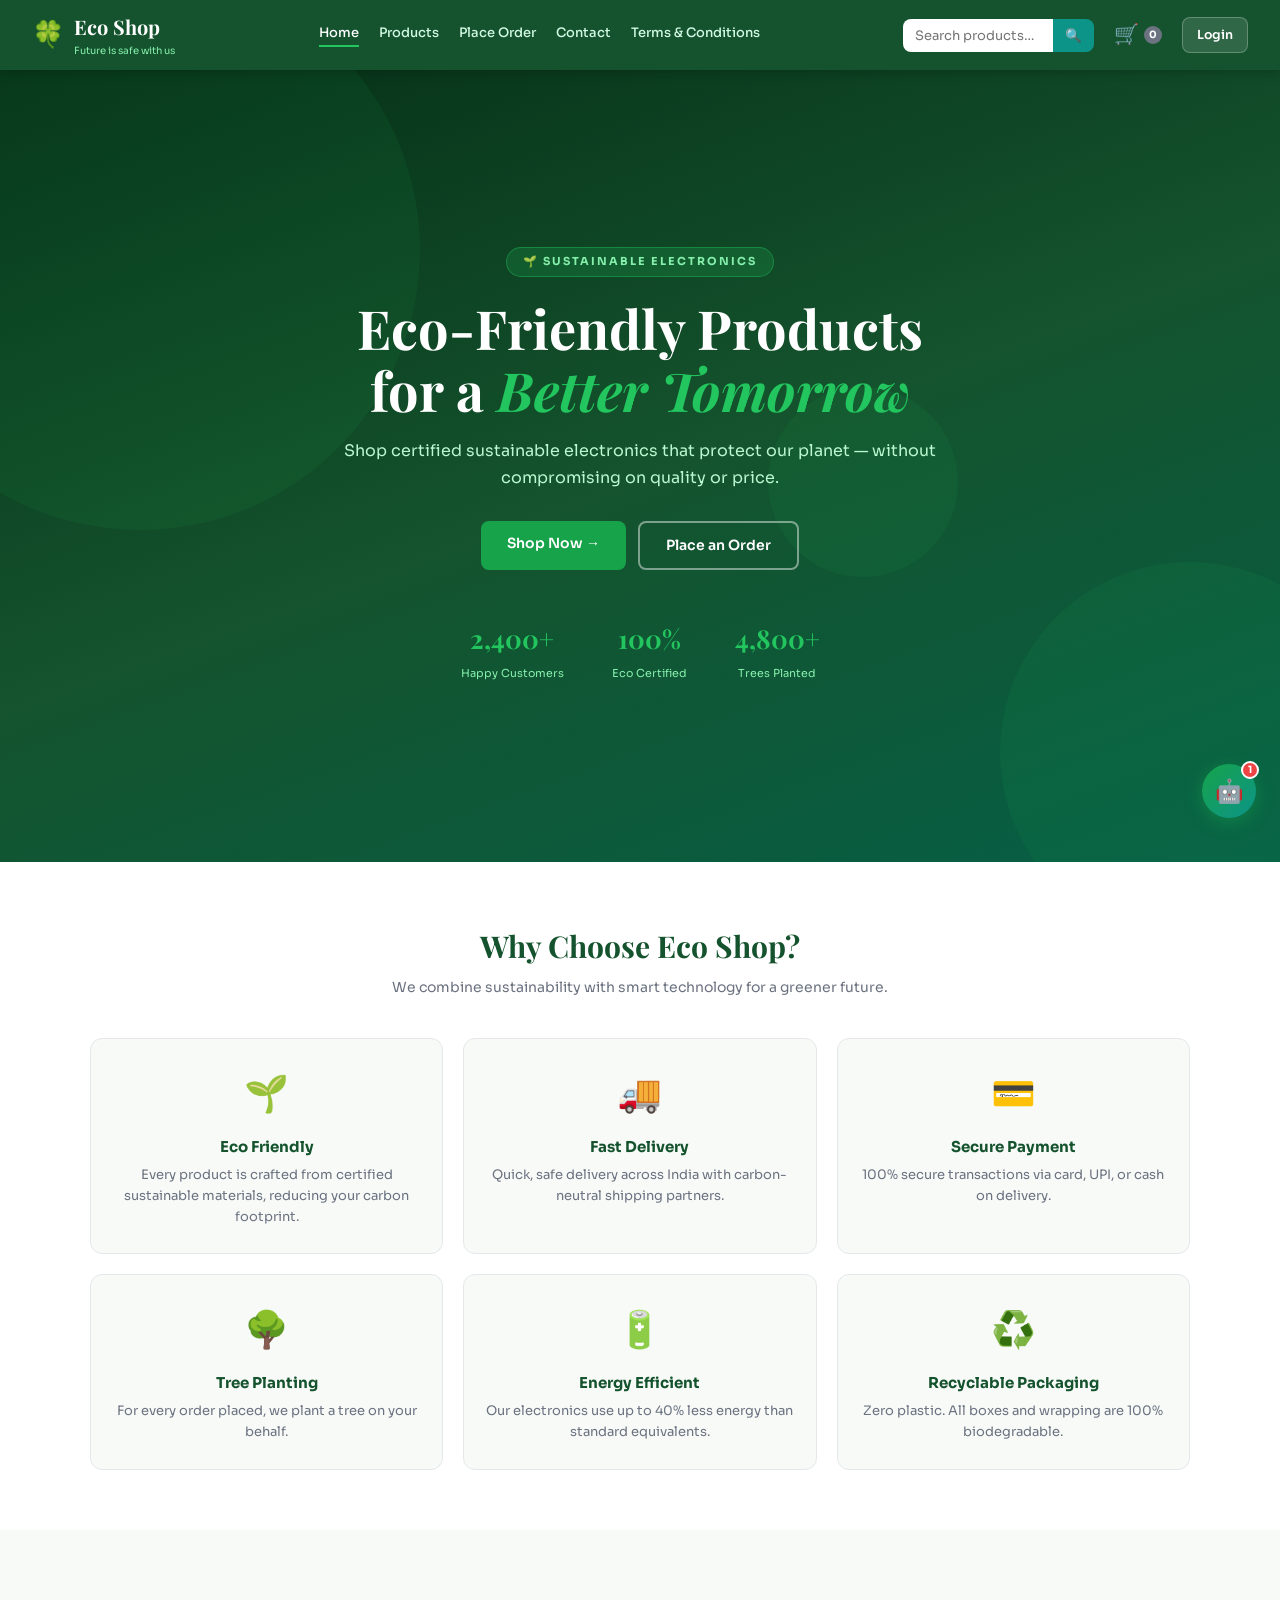
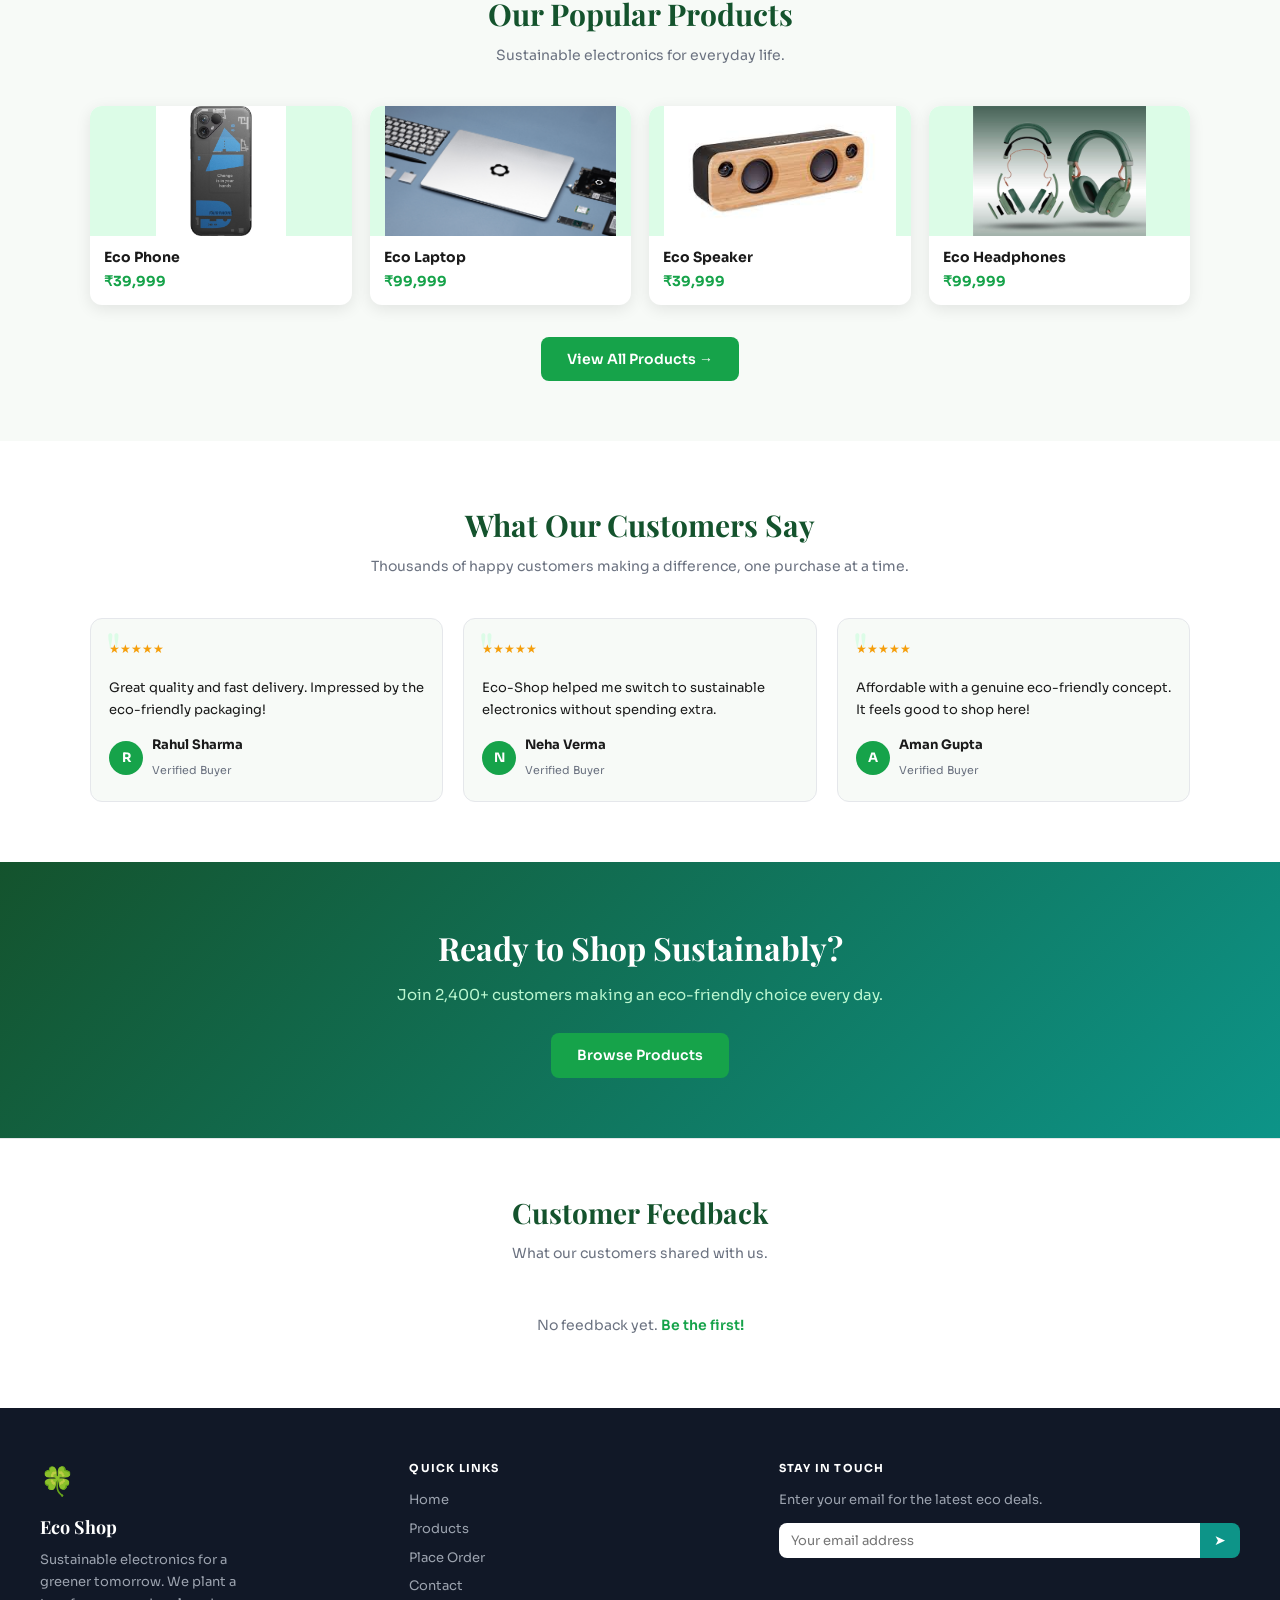
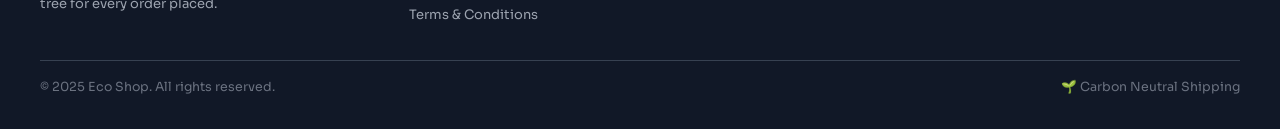
<file: index.html>
<!DOCTYPE html>
<html lang="en">
<head>
  <meta charset="UTF-8">
  <meta name="viewport" content="width=device-width, initial-scale=1.0">
  <meta name="description" content="Eco Shop — certified sustainable electronics. Eco-friendly phones, laptops, speakers and headphones. We plant a tree for every order.">
  <title>Eco Shop | Home</title>
  <link rel="stylesheet" href="style.css">
</head>
<body>

<header>
  <div class="header-container">
    <a href="index.html" class="logo">
      <span class="logo-icon">🍀</span>
      <div><h2>Eco Shop</h2><p>Future is safe with us</p></div>
    </a>
    <nav class="nav-menu" id="nav-menu">
      <a href="index.html">Home</a>
      <a href="products.html">Products</a>
      <a href="order.html">Place Order</a>
      <a href="contact.html">Contact</a>
      <a href="terms.html">Terms &amp; Conditions</a>
    </nav>
    <div class="header-right">
      <div class="search-box">
        <input type="text" id="header-search" placeholder="Search products…">
        <button id="header-search-btn">🔍</button>
      </div>
      <a href="order.html" class="cart-icon-btn" id="cart-icon-link" title="View cart">
        🛒 <span class="cart-badge" id="cart-badge">0</span>
      </a>
      <a href="login.html" class="header-login-btn" id="account-btn">Login</a>
      <button class="hamburger" id="hamburger" aria-label="Toggle menu">
        <span></span><span></span><span></span>
      </button>
    </div>
  </div>
</header>

<main>

  <section class="hero">
    <div class="hero-bg-shapes"><span></span><span></span><span></span></div>
    <div class="hero-content">
      <div class="hero-badge">🌱 Sustainable Electronics</div>
      <h1>Eco-Friendly Products for a <em>Better Tomorrow</em></h1>
      <p>Shop certified sustainable electronics that protect our planet — without compromising on quality or price.</p>
      <div class="hero-actions">
        <a href="products.html" class="btn btn-primary">Shop Now →</a>
        <a href="order.html" class="btn-outline">Place an Order</a>
      </div>
    </div>
    <div class="hero-stats">
      <div class="stat"><strong>2,400+</strong><span>Happy Customers</span></div>
      <div class="stat"><strong>100%</strong><span>Eco Certified</span></div>
      <div class="stat"><strong>4,800+</strong><span>Trees Planted</span></div>
    </div>
  </section>

  <section class="section section-white">
    <div class="wrap">
      <div class="section-title">
        <h2>Why Choose Eco Shop?</h2>
        <p>We combine sustainability with smart technology for a greener future.</p>
      </div>
      <div class="grid-3">
        <div class="feature-card"><span class="icon">🌱</span><h3>Eco Friendly</h3><p>Every product is crafted from certified sustainable materials, reducing your carbon footprint.</p></div>
        <div class="feature-card"><span class="icon">🚚</span><h3>Fast Delivery</h3><p>Quick, safe delivery across India with carbon-neutral shipping partners.</p></div>
        <div class="feature-card"><span class="icon">💳</span><h3>Secure Payment</h3><p>100% secure transactions via card, UPI, or cash on delivery.</p></div>
        <div class="feature-card"><span class="icon">🌳</span><h3>Tree Planting</h3><p>For every order placed, we plant a tree on your behalf.</p></div>
        <div class="feature-card"><span class="icon">🔋</span><h3>Energy Efficient</h3><p>Our electronics use up to 40% less energy than standard equivalents.</p></div>
        <div class="feature-card"><span class="icon">♻️</span><h3>Recyclable Packaging</h3><p>Zero plastic. All boxes and wrapping are 100% biodegradable.</p></div>
      </div>
    </div>
  </section>

  <section class="section">
    <div class="wrap">
      <div class="section-title">
        <h2>Our Popular Products</h2>
        <p>Sustainable electronics for everyday life.</p>
      </div>
      <div class="grid-4" style="margin-bottom:32px">
        <a href="products.html" class="preview-card"><div class="preview-thumb"><img src="images/phone.jpeg" alt="Eco Phone"></div><h4>Eco Phone</h4><p>₹39,999</p></a>
        <a href="products.html" class="preview-card"><div class="preview-thumb"><img src="images/laptop.jpg" alt="Eco Laptop"></div><h4>Eco Laptop</h4><p>₹99,999</p></a>
        <a href="products.html" class="preview-card"><div class="preview-thumb"><img src="images/speaker.jpeg" alt="Eco Speaker"></div><h4>Eco Speaker</h4><p>₹39,999</p></a>
        <a href="products.html" class="preview-card"><div class="preview-thumb"><img src="images/headphon.jpg" alt="Eco Headphones"></div><h4>Eco Headphones</h4><p>₹99,999</p></a>
      </div>
      <div class="center-text"><a href="products.html" class="btn btn-primary">View All Products →</a></div>
    </div>
  </section>

  <section class="section section-white">
    <div class="wrap">
      <div class="section-title">
        <h2>What Our Customers Say</h2>
        <p>Thousands of happy customers making a difference, one purchase at a time.</p>
      </div>
      <div class="grid-3">
        <div class="review-card"><div class="stars">★★★★★</div><p>Great quality and fast delivery. Impressed by the eco-friendly packaging!</p><div class="reviewer"><div class="avatar">R</div><div><strong>Rahul Sharma</strong><span>Verified Buyer</span></div></div></div>
        <div class="review-card"><div class="stars">★★★★★</div><p>Eco-Shop helped me switch to sustainable electronics without spending extra.</p><div class="reviewer"><div class="avatar">N</div><div><strong>Neha Verma</strong><span>Verified Buyer</span></div></div></div>
        <div class="review-card"><div class="stars">★★★★★</div><p>Affordable with a genuine eco-friendly concept. It feels good to shop here!</p><div class="reviewer"><div class="avatar">A</div><div><strong>Aman Gupta</strong><span>Verified Buyer</span></div></div></div>
      </div>
    </div>
  </section>

  <section class="cta-banner">
    <h2>Ready to Shop Sustainably?</h2>
    <p>Join 2,400+ customers making an eco-friendly choice every day.</p>
    <a href="products.html" class="btn btn-primary">Browse Products</a>
  </section>

  <section class="feedback-section">
    <h2>Customer Feedback</h2>
    <p>What our customers shared with us.</p>
    <div class="feedback-list" id="feedback-list"></div>
  </section>

</main>

<footer class="footer">
  <div class="footer-container">
    <div class="footer-brand">
      <div class="logo-icon">🍀</div>
      <h3>Eco Shop</h3>
      <p>Sustainable electronics for a greener tomorrow. We plant a tree for every order placed.</p>
    </div>
    <div class="footer-col">
      <h4>Quick Links</h4>
      <ul>
        <li><a href="index.html">Home</a></li>
        <li><a href="products.html">Products</a></li>
        <li><a href="order.html">Place Order</a></li>
        <li><a href="contact.html">Contact</a></li>
        <li><a href="terms.html">Terms &amp; Conditions</a></li>
      </ul>
    </div>
    <div class="footer-col">
      <h4>Stay in Touch</h4>
      <p>Enter your email for the latest eco deals.</p>
      <div class="subscribe-box">
        <input type="email" placeholder="Your email address">
        <button>➤</button>
      </div>
    </div>
  </div>
  <div class="footer-bottom">
    <span>© 2025 Eco Shop. All rights reserved.</span>
    <span>🌱 Carbon Neutral Shipping</span>
  </div>
</footer>

<script src="main.js"></script>
</body>
</html>
</file>
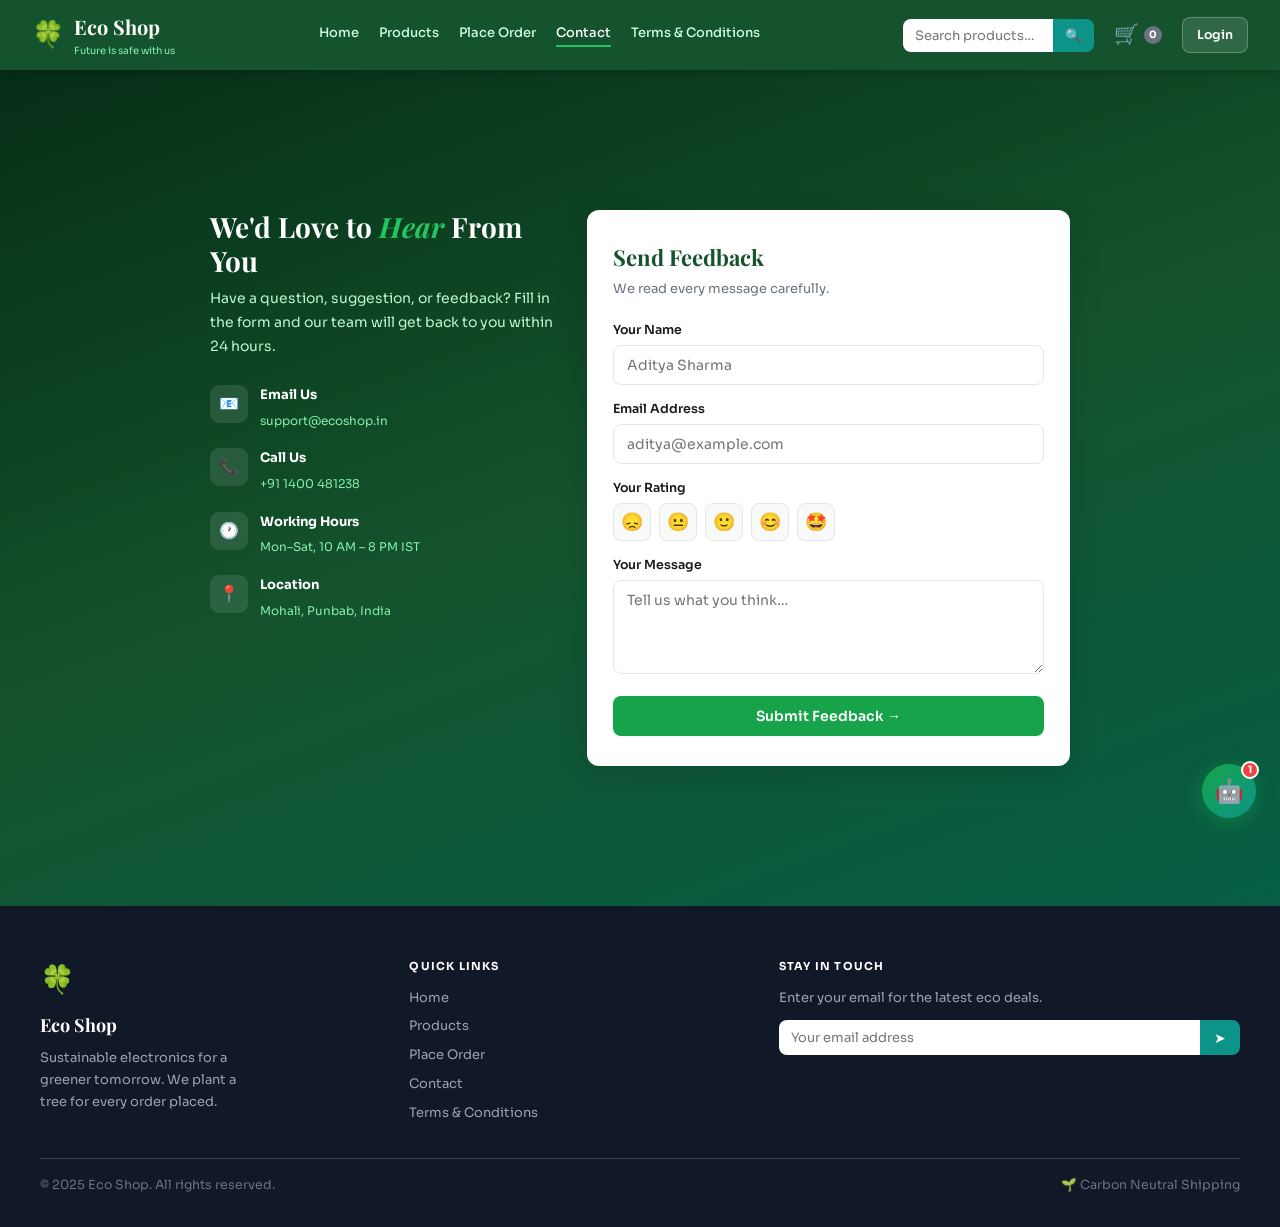
<file: contact.html>
<!DOCTYPE html>
<html lang="en">
<head>
  <meta charset="UTF-8">
  <meta name="viewport" content="width=device-width, initial-scale=1.0">
  <meta name="description" content="Contact Eco Shop. Send us feedback, questions or suggestions — our team replies within 24 hours.">
  <title>Eco Shop | Contact Us</title>
  <link rel="stylesheet" href="style.css">
</head>
<body>

<header>
  <div class="header-container">
    <a href="index.html" class="logo">
      <span class="logo-icon">🍀</span>
      <div><h2>Eco Shop</h2><p>Future is safe with us</p></div>
    </a>
    <nav class="nav-menu" id="nav-menu">
      <a href="index.html">Home</a>
      <a href="products.html">Products</a>
      <a href="order.html">Place Order</a>
      <a href="contact.html">Contact</a>
      <a href="terms.html">Terms &amp; Conditions</a>
    </nav>
    <div class="header-right">
      <div class="search-box">
        <input type="text" id="header-search" placeholder="Search products…">
        <button id="header-search-btn">🔍</button>
      </div>
      <a href="order.html" class="cart-icon-btn" id="cart-icon-link" title="View cart">
        🛒 <span class="cart-badge" id="cart-badge">0</span>
      </a>
      <a href="login.html" class="header-login-btn" id="account-btn">Login</a>
      <button class="hamburger" id="hamburger" aria-label="Toggle menu">
        <span></span><span></span><span></span>
      </button>
    </div>
  </div>
</header>

<div class="contact-wrapper">
  <div class="contact-layout">

    <div class="contact-info-panel">
      <h2>We'd Love to <em>Hear</em> From You</h2>
      <p>Have a question, suggestion, or feedback? Fill in the form and our team will get back to you within 24 hours.</p>
      <div class="info-row">
        <div class="info-icon">📧</div>
        <div><strong>Email Us</strong><span>support@ecoshop.in</span></div>
      </div>
      <div class="info-row">
        <div class="info-icon">📞</div>
        <div><strong>Call Us</strong><span>+91 1400 481238</span></div>
      </div>
      <div class="info-row">
        <div class="info-icon">🕐</div>
        <div><strong>Working Hours</strong><span>Mon–Sat, 10 AM – 8 PM IST</span></div>
      </div>
      <div class="info-row">
        <div class="info-icon">📍</div>
        <div><strong>Location</strong><span>Mohali, Punbab, India</span></div>
      </div>
    </div>

    <div class="form-card">
      <div id="feedback-form">
        <h2>Send Feedback</h2>
        <p class="subtitle">We read every message carefully.</p>

        <div class="form-group">
          <label for="feedback-name">Your Name</label>
          <input type="text" id="feedback-name" placeholder="Aditya Sharma">
          <span class="error-text">Please enter your name.</span>
        </div>

        <div class="form-group">
          <label for="feedback-email">Email Address</label>
          <input type="email" id="feedback-email" placeholder="aditya@example.com">
          <span class="error-text">Please enter a valid email.</span>
        </div>

        <div class="form-group">
          <label>Your Rating</label>
          <div class="rating-row">
            <button type="button" title="Poor">😞</button>
            <button type="button" title="Fair">😐</button>
            <button type="button" title="Good">🙂</button>
            <button type="button" title="Great">😊</button>
            <button type="button" title="Excellent">🤩</button>
          </div>
        </div>

        <div class="form-group">
          <label for="feedback-message">Your Message</label>
          <textarea id="feedback-message" placeholder="Tell us what you think…" rows="4"></textarea>
          <span class="error-text">Please enter your message.</span>
        </div>

        <button class="btn btn-primary btn-full" onclick="submitFeedback()">Submit Feedback →</button>
      </div>

      <div class="success-block" id="feedback-success">
        <span class="success-icon">✅</span>
        <h3>Thank You!</h3>
        <p>Your feedback has been received. Redirecting to home page…</p>
      </div>
    </div>

  </div>
</div>

<footer class="footer">
  <div class="footer-container">
    <div class="footer-brand">
      <div class="logo-icon">🍀</div>
      <h3>Eco Shop</h3>
      <p>Sustainable electronics for a greener tomorrow. We plant a tree for every order placed.</p>
    </div>
    <div class="footer-col">
      <h4>Quick Links</h4>
      <ul>
        <li><a href="index.html">Home</a></li>
        <li><a href="products.html">Products</a></li>
        <li><a href="order.html">Place Order</a></li>
        <li><a href="contact.html">Contact</a></li>
        <li><a href="terms.html">Terms &amp; Conditions</a></li>
      </ul>
    </div>
    <div class="footer-col">
      <h4>Stay in Touch</h4>
      <p>Enter your email for the latest eco deals.</p>
      <div class="subscribe-box">
        <input type="email" placeholder="Your email address">
        <button>➤</button>
      </div>
    </div>
  </div>
  <div class="footer-bottom">
    <span>© 2025 Eco Shop. All rights reserved.</span>
    <span>🌱 Carbon Neutral Shipping</span>
  </div>
</footer>

<script src="main.js"></script>
</body>
</html>
</file>
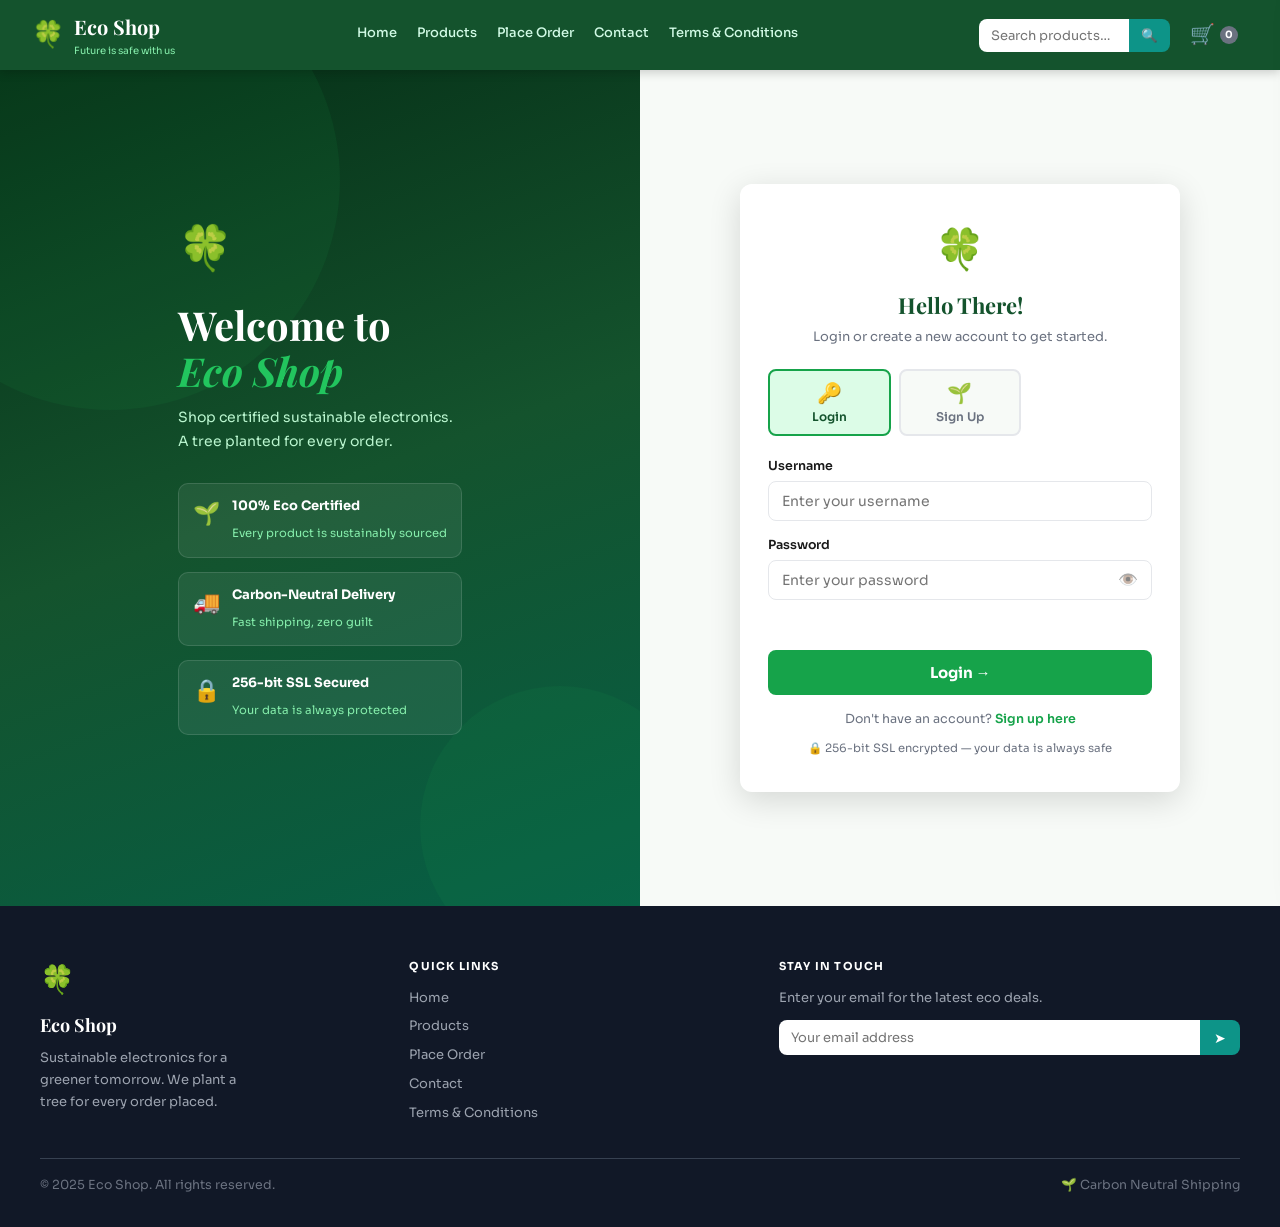
<file: login.html>
<!DOCTYPE html>
<html lang="en">
<head>
  <meta charset="UTF-8">
  <meta name="viewport" content="width=device-width, initial-scale=1.0">
  <meta name="description" content="Login or create your Eco Shop account to start shopping sustainable electronics.">
  <title>Eco Shop | Login / Sign Up</title>
  <link rel="stylesheet" href="style.css">
</head>
<body>

<header>
  <div class="header-container">
    <a href="index.html" class="logo">
      <span class="logo-icon">🍀</span>
      <div><h2>Eco Shop</h2><p>Future is safe with us</p></div>
    </a>
    <nav class="nav-menu" id="nav-menu">
      <a href="index.html">Home</a>
      <a href="products.html">Products</a>
      <a href="order.html">Place Order</a>
      <a href="contact.html">Contact</a>
      <a href="terms.html">Terms &amp; Conditions</a>
    </nav>
    <div class="header-right">
      <div class="search-box">
        <input type="text" id="header-search" placeholder="Search products…">
        <button id="header-search-btn">🔍</button>
      </div>
      <a href="order.html" class="cart-icon-btn" id="cart-icon-link" title="View cart">
        🛒 <span class="cart-badge" id="cart-badge">0</span>
      </a>
      <button class="hamburger" id="hamburger" aria-label="Toggle menu">
        <span></span><span></span><span></span>
      </button>
    </div>
  </div>
</header>

<!-- CART QUICK-VIEW PANEL -->
<div class="cart-quickview-overlay" id="cart-overlay" onclick="closeCartQuickview()"></div>
<div class="cart-quickview-panel" id="cart-panel">
  <div class="cqv-header">
    <h3>🛒 Your Cart</h3>
    <button class="cqv-close" onclick="closeCartQuickview()">✕</button>
  </div>
  <div class="cqv-body" id="cqv-body"></div>
  <div class="cqv-footer">
    <a href="order.html" class="btn btn-primary btn-full">Proceed to Order →</a>
  </div>
</div>

<div class="auth-split-wrapper">

  <!-- LEFT PANEL -->
  <div class="auth-left-panel">
    <div class="auth-left-content">
      <div class="auth-brand-logo">🍀</div>
      <h1>Welcome to<br><em>Eco Shop</em></h1>
      <p>Shop certified sustainable electronics.<br>A tree planted for every order.</p>

      <div class="auth-perks">
        <div class="auth-perk">
          <span>🌱</span>
          <div><strong>100% Eco Certified</strong><small>Every product is sustainably sourced</small></div>
        </div>
        <div class="auth-perk">
          <span>🚚</span>
          <div><strong>Carbon-Neutral Delivery</strong><small>Fast shipping, zero guilt</small></div>
        </div>
        <div class="auth-perk">
          <span>🔒</span>
          <div><strong>256-bit SSL Secured</strong><small>Your data is always protected</small></div>
        </div>
      </div>
    </div>
  </div>

  <!-- RIGHT PANEL -->
  <div class="auth-right-panel">
    <div class="auth-card">

      <div class="auth-header">
        <div class="auth-header-icon">🍀</div>
        <h2>Hello There!</h2>
        <p>Login or create a new account to get started.</p>
      </div>

      <div class="method-tabs">
        <button class="method-tab active" onclick="showAuthTab('login', this)">
          <span class="tab-icon">🔑</span>Login
        </button>
        <button class="method-tab" onclick="showAuthTab('signup', this)">
          <span class="tab-icon">🌱</span>Sign Up
        </button>
      </div>

      <div class="auth-tab-section active" id="login">
        <div class="form-group">
          <label for="login-username">Username</label>
          <input type="text" id="login-username" placeholder="Enter your username" autocomplete="username">
        </div>
        <div class="form-group">
          <label for="login-password">Password</label>
          <div class="pw-wrapper">
            <input type="password" id="login-password" placeholder="Enter your password" autocomplete="current-password">
            <button class="pw-toggle" type="button" onclick="togglePw('login-password', this)">👁️</button>
          </div>
        </div>
        <p class="auth-error" id="login-error"></p>
        <button class="pay-btn" onclick="submitLogin()">Login →</button>
        <p class="auth-switch-note">Don't have an account?
          <a href="#" onclick="switchToTab('signup');return false;">Sign up here</a>
        </p>
      </div>

      <div class="auth-tab-section" id="signup">
        <div class="form-group">
          <label for="signup-username">Username</label>
          <input type="text" id="signup-username" placeholder="Choose a username (min 3 chars)" autocomplete="username">
        </div>
        <div class="form-group">
          <label for="signup-email">Email Address</label>
          <input type="email" id="signup-email" placeholder="your@email.com" autocomplete="email">
        </div>
        <div class="form-group">
          <label for="signup-password">Password</label>
          <div class="pw-wrapper">
            <input type="password" id="signup-password" placeholder="At least 6 characters" autocomplete="new-password">
            <button class="pw-toggle" type="button" onclick="togglePw('signup-password', this)">👁️</button>
          </div>
        </div>
        <div class="two-col">
          <div class="form-group">
            <label for="signup-phone">Contact Number</label>
            <input type="tel" id="signup-phone" placeholder="9876543210" maxlength="10" autocomplete="tel">
          </div>
          <div class="form-group">
            <label for="signup-dob">Date of Birth</label>
            <input type="date" id="signup-dob" autocomplete="bday">
          </div>
        </div>

      </div>

      <div class="secure-note">🔒 256-bit SSL encrypted — your data is always safe</div>
    </div>
  </div>

</div>

<footer class="footer">
  <div class="footer-container">
    <div class="footer-brand">
      <div class="logo-icon">🍀</div>
      <h3>Eco Shop</h3>
      <p>Sustainable electronics for a greener tomorrow. We plant a tree for every order placed.</p>
    </div>
    <div class="footer-col">
      <h4>Quick Links</h4>
      <ul>
        <li><a href="index.html">Home</a></li>
        <li><a href="products.html">Products</a></li>
        <li><a href="order.html">Place Order</a></li>
        <li><a href="contact.html">Contact</a></li>
        <li><a href="terms.html">Terms &amp; Conditions</a></li>
      </ul>
    </div>
    <div class="footer-col">
      <h4>Stay in Touch</h4>
      <p>Enter your email for the latest eco deals.</p>
      <div class="subscribe-box">
        <input type="email" placeholder="Your email address">
        <button>➤</button>
      </div>
    </div>
  </div>
  <div class="footer-bottom">
    <span>© 2025 Eco Shop. All rights reserved.</span>
    <span>🌱 Carbon Neutral Shipping</span>
  </div>
</footer>

<script src="main.js"></script>
</body>
</html>
</file>
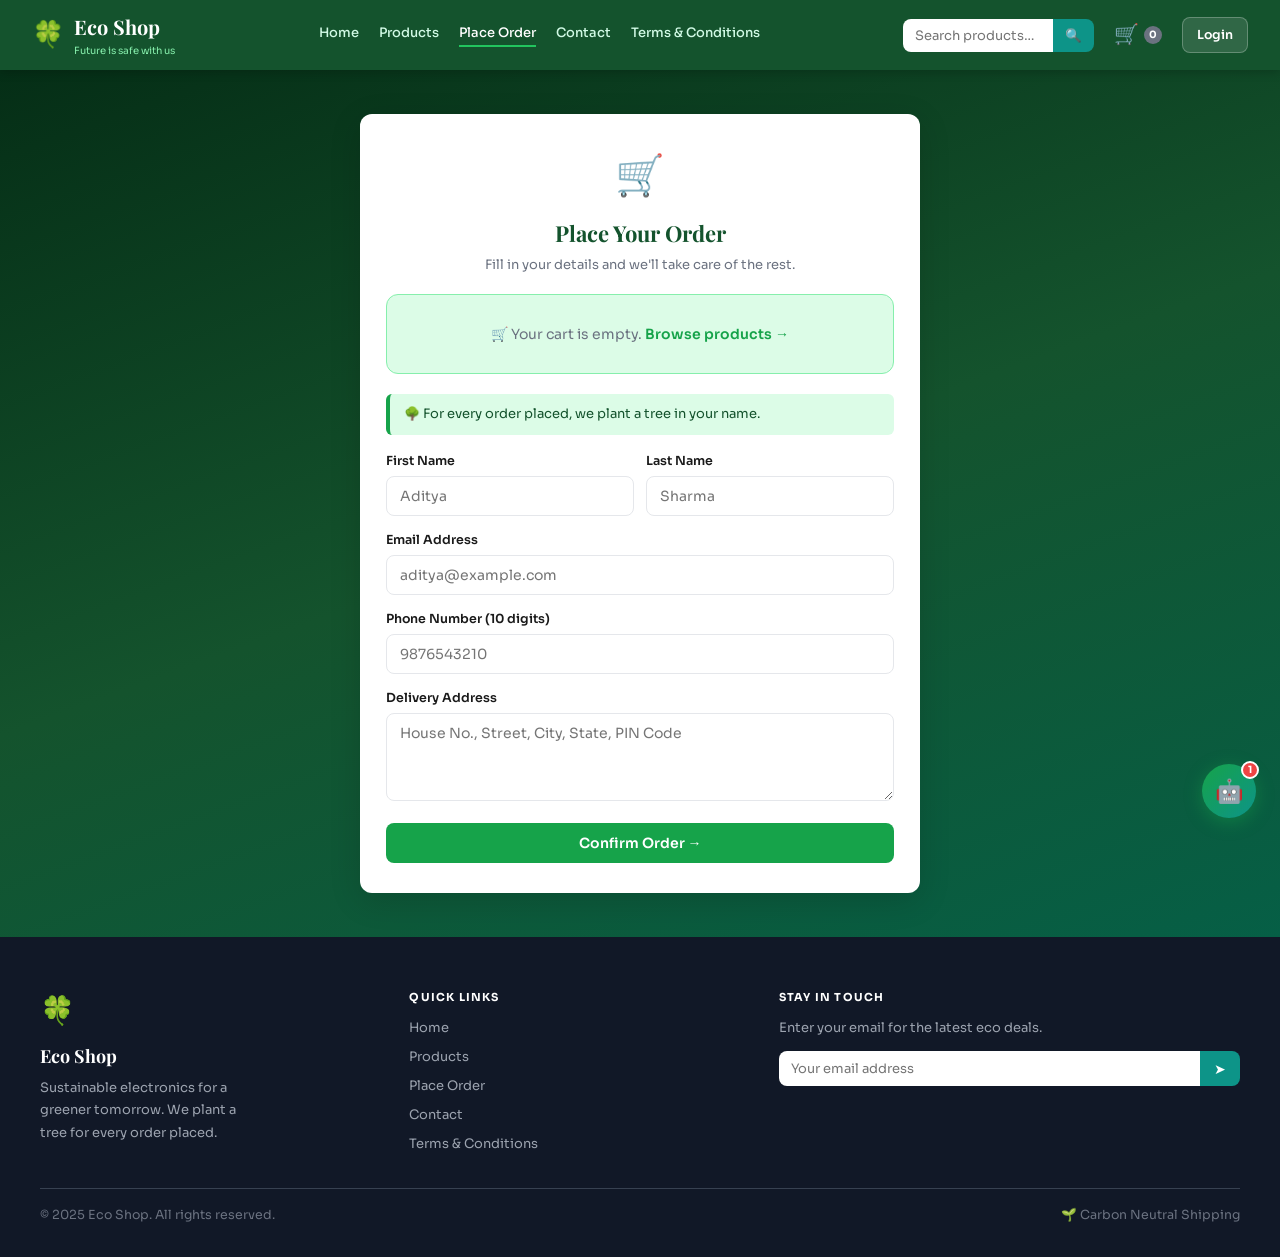
<file: order.html>
<!DOCTYPE html>
<html lang="en">
<head>
  <meta charset="UTF-8">
  <meta name="viewport" content="width=device-width, initial-scale=1.0">
  <meta name="description" content="Place your order at Eco Shop. Review your cart and confirm your delivery details.">
  <title>Eco Shop | Place Order</title>
  <link rel="stylesheet" href="style.css">
</head>
<body>

<header>
  <div class="header-container">
    <a href="index.html" class="logo">
      <span class="logo-icon">🍀</span>
      <div><h2>Eco Shop</h2><p>Future is safe with us</p></div>
    </a>
    <nav class="nav-menu" id="nav-menu">
      <a href="index.html">Home</a>
      <a href="products.html">Products</a>
      <a href="order.html">Place Order</a>
      <a href="contact.html">Contact</a>
      <a href="terms.html">Terms &amp; Conditions</a>
    </nav>
    <div class="header-right">
      <div class="search-box">
        <input type="text" id="header-search" placeholder="Search products…">
        <button id="header-search-btn">🔍</button>
      </div>
      <a href="order.html" class="cart-icon-btn" id="cart-icon-link" title="View cart">
        🛒 <span class="cart-badge" id="cart-badge">0</span>
      </a>
      <a href="login.html" class="header-login-btn" id="account-btn">Login</a>
      <button class="hamburger" id="hamburger" aria-label="Toggle menu">
        <span></span><span></span><span></span>
      </button>
    </div>
  </div>
</header>

<div class="order-wrapper">
  <div class="order-card">
    <div class="form-card">

      <div id="order-form-section">
        <div class="order-header-icon">🛒</div>
        <h2 style="text-align:center;font-family:'Playfair Display',serif;color:var(--dark)">Place Your Order</h2>
        <p class="subtitle" style="text-align:center;color:var(--muted);font-size:13px;margin-bottom:18px">Fill in your details and we'll take care of the rest.</p>

        <div id="cart-summary-box" class="cart-summary-box"></div>

        <div class="eco-note">🌳 For every order placed, we plant a tree in your name.</div>

        <div class="two-col">
          <div class="form-group">
            <label for="order-fname">First Name</label>
            <input type="text" id="order-fname" placeholder="Aditya">
            <span class="error-text">Please enter your first name.</span>
          </div>
          <div class="form-group">
            <label for="order-lname">Last Name</label>
            <input type="text" id="order-lname" placeholder="Sharma">
            <span class="error-text">Please enter your last name.</span>
          </div>
        </div>

        <div class="form-group">
          <label for="order-email">Email Address</label>
          <input type="email" id="order-email" placeholder="aditya@example.com">
          <span class="error-text">Please enter a valid email address.</span>
        </div>

        <div class="form-group">
          <label for="order-phone">Phone Number (10 digits)</label>
          <input type="tel" id="order-phone" placeholder="9876543210" maxlength="10">
          <span class="error-text">Please enter a valid 10-digit phone number.</span>
        </div>

        <div class="form-group">
          <label for="order-address">Delivery Address</label>
          <textarea id="order-address" placeholder="House No., Street, City, State, PIN Code" rows="3"></textarea>
          <span class="error-text">Please enter your delivery address.</span>
        </div>

        <button class="btn btn-primary btn-full" onclick="submitOrder()">Confirm Order →</button>
      </div>

      <div class="success-block" id="order-success">
        <span class="success-icon">🎉</span>
        <h3>Order Confirmed!</h3>
        <p>Thank you! We'll send a confirmation to your email shortly.<br><br>
        🌳 <strong>A tree will be planted in your name!</strong></p>
        <br>
        <a href="payment.html" class="btn btn-primary btn-full">Proceed to Payment →</a>
      </div>

    </div>
  </div>
</div>

<footer class="footer">
  <div class="footer-container">
    <div class="footer-brand">
      <div class="logo-icon">🍀</div>
      <h3>Eco Shop</h3>
      <p>Sustainable electronics for a greener tomorrow. We plant a tree for every order placed.</p>
    </div>
    <div class="footer-col">
      <h4>Quick Links</h4>
      <ul>
        <li><a href="index.html">Home</a></li>
        <li><a href="products.html">Products</a></li>
        <li><a href="order.html">Place Order</a></li>
        <li><a href="contact.html">Contact</a></li>
        <li><a href="terms.html">Terms &amp; Conditions</a></li>
      </ul>
    </div>
    <div class="footer-col">
      <h4>Stay in Touch</h4>
      <p>Enter your email for the latest eco deals.</p>
      <div class="subscribe-box">
        <input type="email" placeholder="Your email address">
        <button>➤</button>
      </div>
    </div>
  </div>
  <div class="footer-bottom">
    <span>© 2025 Eco Shop. All rights reserved.</span>
    <span>🌱 Carbon Neutral Shipping</span>
  </div>
</footer>

<script src="main.js"></script>
</body>
</html>
</file>
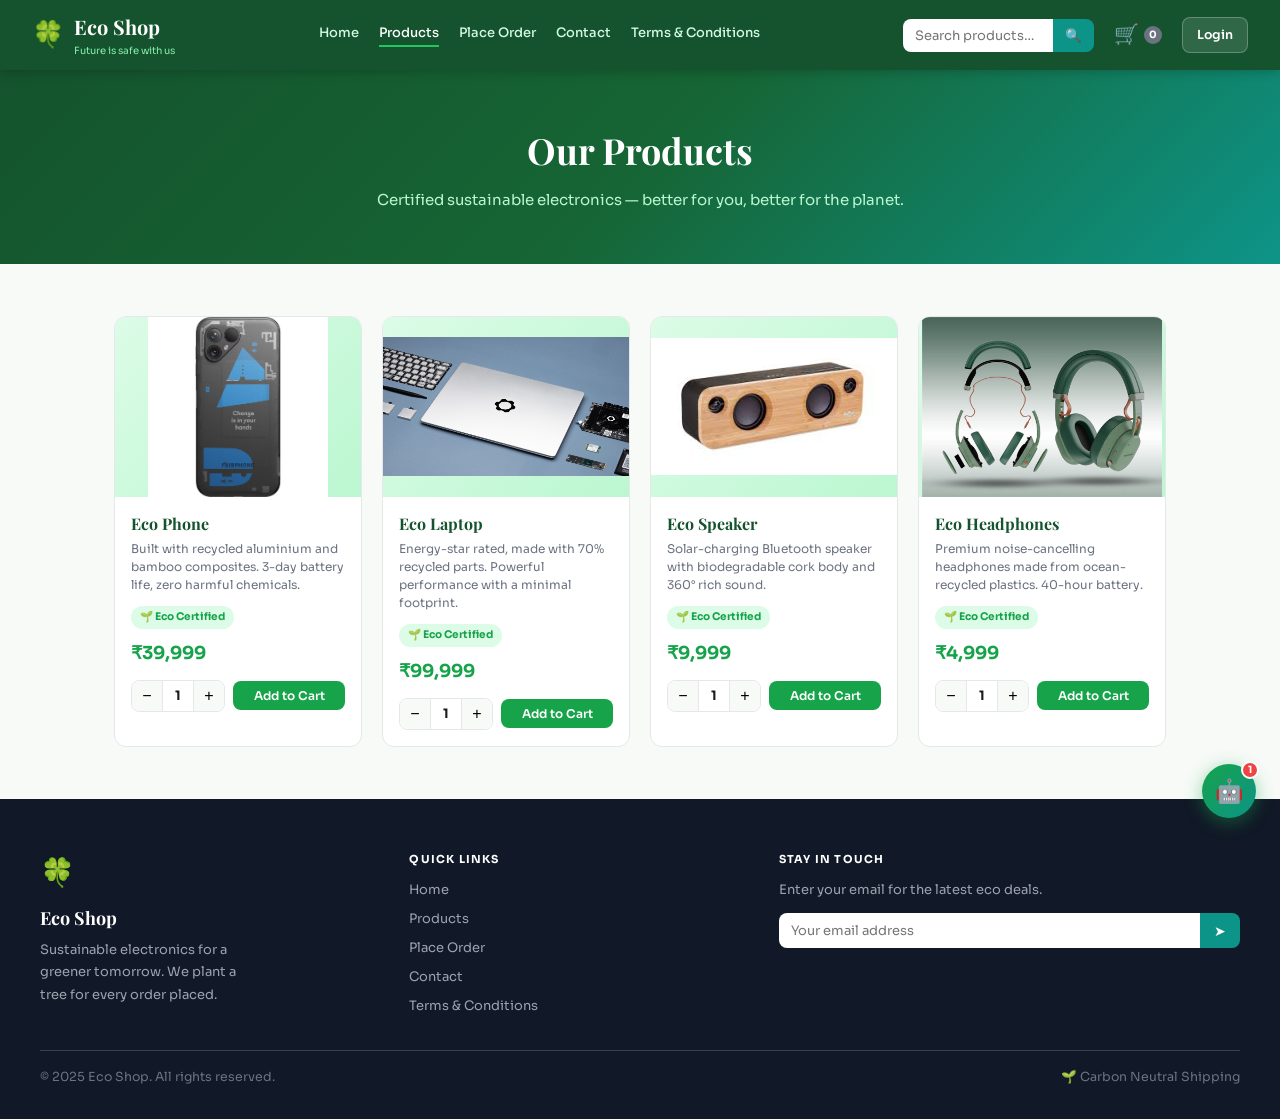
<file: products.html>
<!DOCTYPE html>
<html lang="en">
<head>
  <meta charset="UTF-8">
  <meta name="viewport" content="width=device-width, initial-scale=1.0">
  <meta name="description" content="Browse Eco Shop's certified sustainable electronics — eco phones, laptops, speakers and headphones. All products are eco-certified and built to last.">
  <title>Eco Shop | Products</title>
  <link rel="stylesheet" href="style.css">
</head>
<body>

<header>
  <div class="header-container">
    <a href="index.html" class="logo">
      <span class="logo-icon">🍀</span>
      <div><h2>Eco Shop</h2><p>Future is safe with us</p></div>
    </a>
    <nav class="nav-menu" id="nav-menu">
      <a href="index.html">Home</a>
      <a href="products.html">Products</a>
      <a href="order.html">Place Order</a>
      <a href="contact.html">Contact</a>
      <a href="terms.html">Terms &amp; Conditions</a>
    </nav>
    <div class="header-right">
      <div class="search-box">
        <input type="text" id="header-search" placeholder="Search products…">
        <button id="header-search-btn">🔍</button>
      </div>
      <a href="order.html" class="cart-icon-btn" id="cart-icon-link" title="View cart">
        🛒 <span class="cart-badge" id="cart-badge">0</span>
      </a>
      <a href="login.html" class="header-login-btn" id="account-btn">Login</a>
      <button class="hamburger" id="hamburger" aria-label="Toggle menu">
        <span></span><span></span><span></span>
      </button>
    </div>
  </div>
</header>

<div class="page-hero">
  <h1>Our Products</h1>
  <p>Certified sustainable electronics — better for you, better for the planet.</p>
</div>

<section class="products-section">
  <div class="product-grid">

    <!-- id="card-phone" replaces data-name="Eco Phone" data-price="39999" -->
    <div class="product-card" id="card-phone">
      <div class="product-thumb"><img src="images/phone.jpeg" alt="Eco Phone"></div>
      <div class="product-body">
        <h3>Eco Phone</h3>
        <p class="product-desc">Built with recycled aluminium and bamboo composites. 3-day battery life, zero harmful chemicals.</p>
        <div class="eco-tag">🌱 Eco Certified</div>
        <div class="product-price">₹39,999</div>
        <div class="product-actions">
          <div class="qty-box">
            <button class="qty-minus">−</button>
            <span class="qty-count">1</span>
            <button class="qty-plus">+</button>
          </div>
          <button class="add-to-cart">Add to Cart</button>
        </div>
      </div>
    </div>

    <!-- id="card-laptop" replaces data-name="Eco Laptop" data-price="99999" -->
    <div class="product-card" id="card-laptop">
      <div class="product-thumb"><img src="images/laptop.jpg" alt="Eco Laptop"></div>
      <div class="product-body">
        <h3>Eco Laptop</h3>
        <p class="product-desc">Energy-star rated, made with 70% recycled parts. Powerful performance with a minimal footprint.</p>
        <div class="eco-tag">🌱 Eco Certified</div>
        <div class="product-price">₹99,999</div>
        <div class="product-actions">
          <div class="qty-box">
            <button class="qty-minus">−</button>
            <span class="qty-count">1</span>
            <button class="qty-plus">+</button>
          </div>
          <button class="add-to-cart">Add to Cart</button>
        </div>
      </div>
    </div>

    <!-- id="card-speaker" replaces data-name="Eco Speaker" data-price="39999" -->
    <div class="product-card" id="card-speaker">
      <div class="product-thumb"><img src="images/speaker.jpeg" alt="Eco Speaker"></div>
      <div class="product-body">
        <h3>Eco Speaker</h3>
        <p class="product-desc">Solar-charging Bluetooth speaker with biodegradable cork body and 360° rich sound.</p>
        <div class="eco-tag">🌱 Eco Certified</div>
        <div class="product-price">₹9,999</div>
        <div class="product-actions">
          <div class="qty-box">
            <button class="qty-minus">−</button>
            <span class="qty-count">1</span>
            <button class="qty-plus">+</button>
          </div>
          <button class="add-to-cart">Add to Cart</button>
        </div>
      </div>
    </div>

    <!-- id="card-headphones" replaces data-name="Eco Headphones" data-price="99999" -->
    <div class="product-card" id="card-headphones">
      <div class="product-thumb"><img src="images/headphon.jpg" alt="Eco Headphones"></div>
      <div class="product-body">
        <h3>Eco Headphones</h3>
        <p class="product-desc">Premium noise-cancelling headphones made from ocean-recycled plastics. 40-hour battery.</p>
        <div class="eco-tag">🌱 Eco Certified</div>
        <div class="product-price">₹4,999</div>
        <div class="product-actions">
          <div class="qty-box">
            <button class="qty-minus">−</button>
            <span class="qty-count">1</span>
            <button class="qty-plus">+</button>
          </div>
          <button class="add-to-cart">Add to Cart</button>
        </div>
      </div>
    </div>

  </div>
</section>

<footer class="footer">
  <div class="footer-container">
    <div class="footer-brand">
      <div class="logo-icon">🍀</div>
      <h3>Eco Shop</h3>
      <p>Sustainable electronics for a greener tomorrow. We plant a tree for every order placed.</p>
    </div>
    <div class="footer-col">
      <h4>Quick Links</h4>
      <ul>
        <li><a href="index.html">Home</a></li>
        <li><a href="products.html">Products</a></li>
        <li><a href="order.html">Place Order</a></li>
        <li><a href="contact.html">Contact</a></li>
        <li><a href="terms.html">Terms &amp; Conditions</a></li>
      </ul>
    </div>
    <div class="footer-col">
      <h4>Stay in Touch</h4>
      <p>Enter your email for the latest eco deals.</p>
      <div class="subscribe-box">
        <input type="email" placeholder="Your email address">
        <button>➤</button>
      </div>
    </div>
  </div>
  <div class="footer-bottom">
    <span>© 2025 Eco Shop. All rights reserved.</span>
    <span>🌱 Carbon Neutral Shipping</span>
  </div>
</footer>

<script src="main.js"></script>
</body>
</html>
</file>
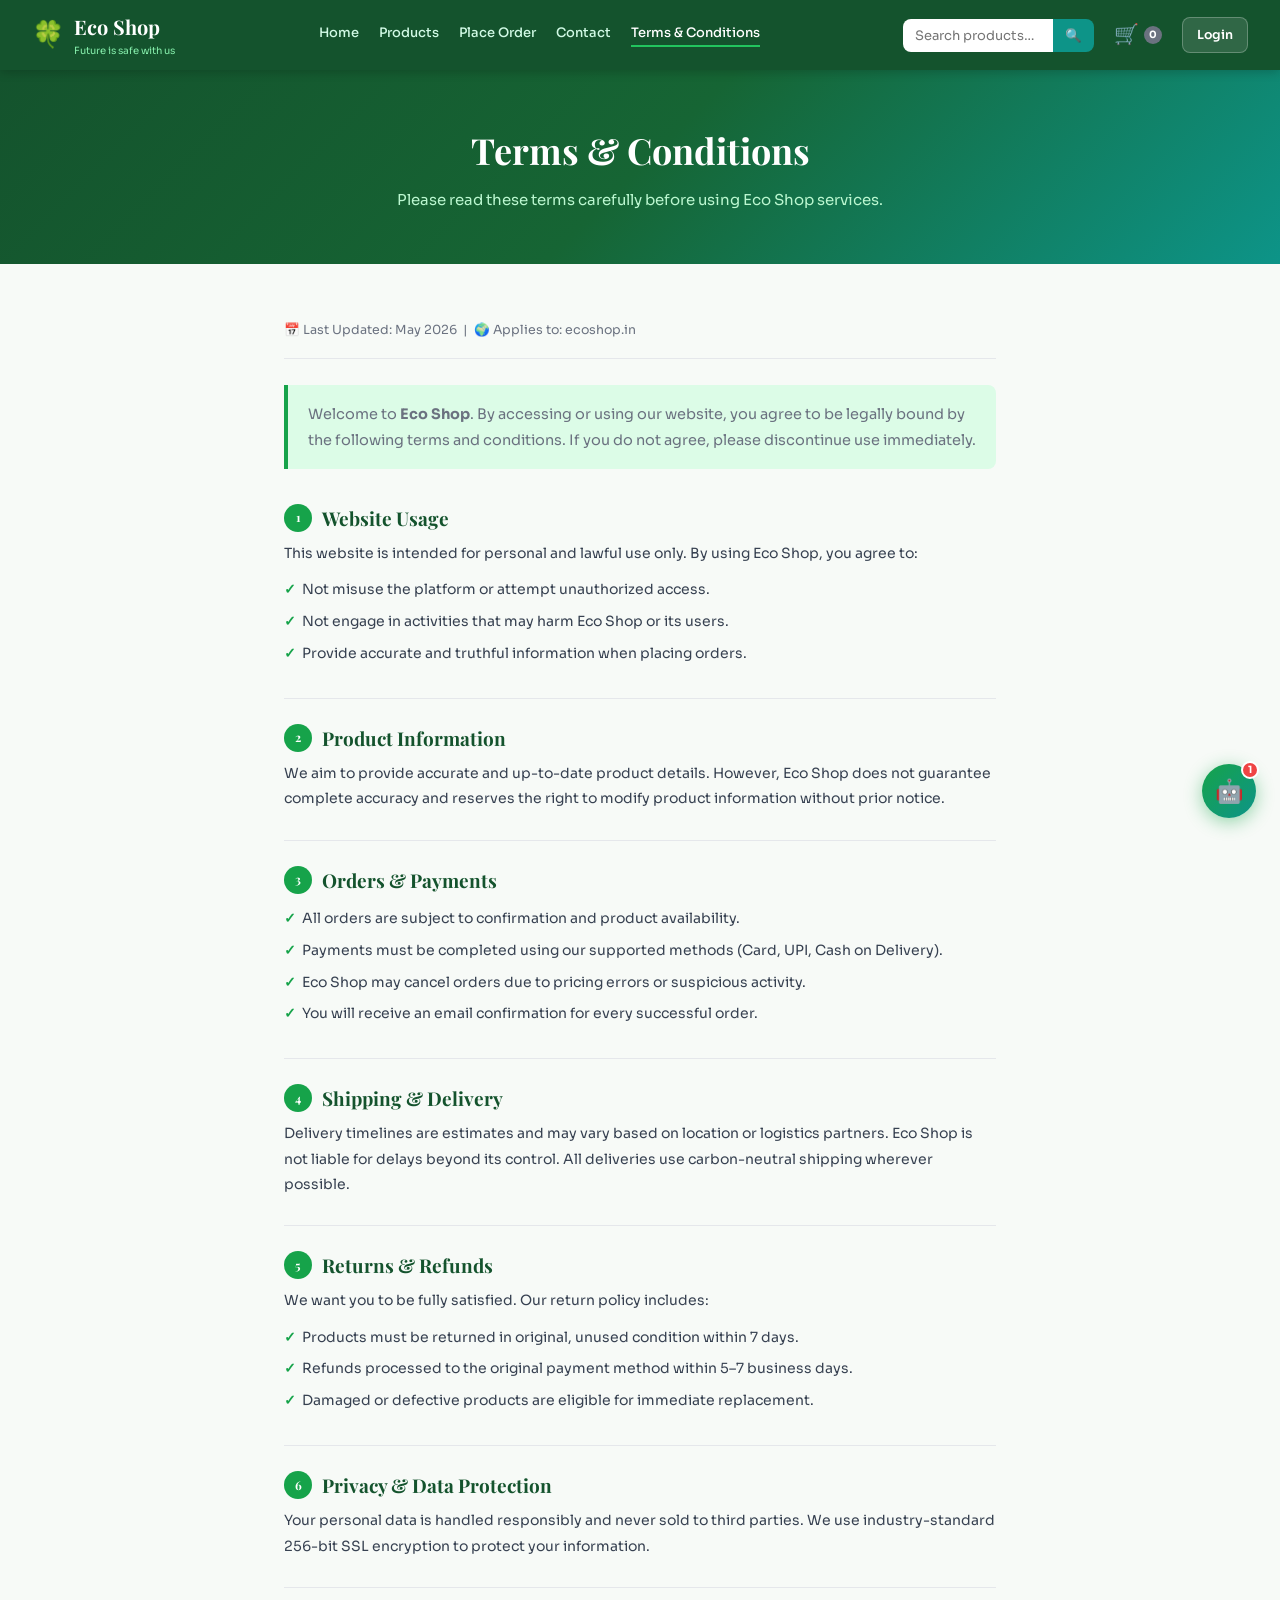
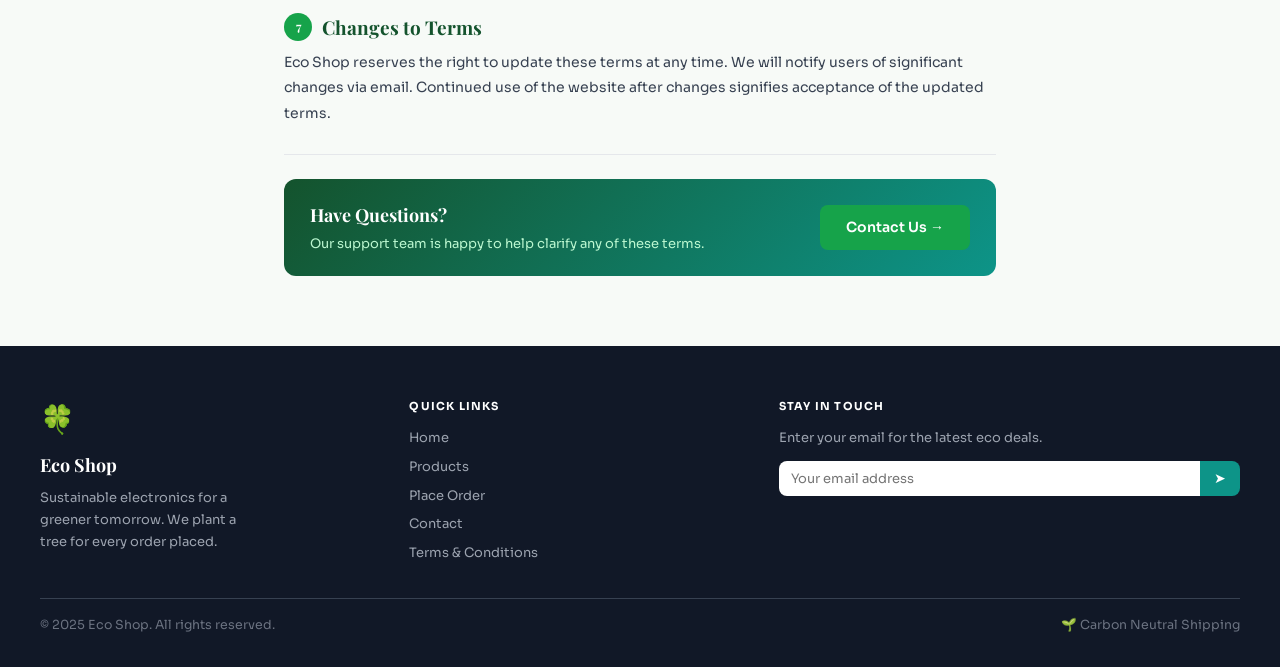
<file: terms.html>
<!DOCTYPE html>
<html lang="en">
<head>
  <meta charset="UTF-8">
  <meta name="viewport" content="width=device-width, initial-scale=1.0">
  <meta name="description" content="Eco Shop Terms & Conditions — usage policy, orders, payments, shipping, returns, and privacy information.">
  <title>Eco Shop | Terms & Conditions</title>
  <link rel="stylesheet" href="style.css">
</head>
<body>

<header>
  <div class="header-container">
    <a href="index.html" class="logo">
      <span class="logo-icon">🍀</span>
      <div><h2>Eco Shop</h2><p>Future is safe with us</p></div>
    </a>
    <nav class="nav-menu" id="nav-menu">
      <a href="index.html">Home</a>
      <a href="products.html">Products</a>
      <a href="order.html">Place Order</a>
      <a href="contact.html">Contact</a>
      <a href="terms.html">Terms & Conditions</a>
    </nav>
    <div class="header-right">
      <div class="search-box">
        <input type="text" id="header-search" placeholder="Search products…">
        <button id="header-search-btn">🔍</button>
      </div>
      <a href="order.html" class="cart-icon-btn" id="cart-icon-link" title="View cart">
        🛒 <span class="cart-badge" id="cart-badge">0</span>
      </a>
      <a href="login.html" class="header-login-btn" id="account-btn">Login</a>
      <button class="hamburger" id="hamburger" aria-label="Toggle menu">
        <span></span><span></span><span></span>
      </button>
    </div>
  </div>
</header>

<div class="page-hero">
  <h1>Terms & Conditions</h1>
  <p>Please read these terms carefully before using Eco Shop services.</p>
</div>

<div class="terms-wrapper">
  <div class="terms-meta">📅 Last Updated: May 2026 &nbsp;|&nbsp; 🌍 Applies to: ecoshop.in</div>

  <p class="terms-intro">
    Welcome to <strong>Eco Shop</strong>. By accessing or using our website, you agree to be legally bound by the following terms and conditions. If you do not agree, please discontinue use immediately.
  </p>

  <div class="terms-block">
    <h2><span class="num-badge">1</span> Website Usage</h2>
    <p>This website is intended for personal and lawful use only. By using Eco Shop, you agree to:</p>
    <ul>
      <li>Not misuse the platform or attempt unauthorized access.</li>
      <li>Not engage in activities that may harm Eco Shop or its users.</li>
      <li>Provide accurate and truthful information when placing orders.</li>
    </ul>
  </div>
  <hr class="divider">

  <div class="terms-block">
    <h2><span class="num-badge">2</span> Product Information</h2>
    <p>We aim to provide accurate and up-to-date product details. However, Eco Shop does not guarantee complete accuracy and reserves the right to modify product information without prior notice.</p>
  </div>
  <hr class="divider">

  <div class="terms-block">
    <h2><span class="num-badge">3</span> Orders & Payments</h2>
    <ul>
      <li>All orders are subject to confirmation and product availability.</li>
      <li>Payments must be completed using our supported methods (Card, UPI, Cash on Delivery).</li>
      <li>Eco Shop may cancel orders due to pricing errors or suspicious activity.</li>
      <li>You will receive an email confirmation for every successful order.</li>
    </ul>
  </div>
  <hr class="divider">

  <div class="terms-block">
    <h2><span class="num-badge">4</span> Shipping & Delivery</h2>
    <p>Delivery timelines are estimates and may vary based on location or logistics partners. Eco Shop is not liable for delays beyond its control. All deliveries use carbon-neutral shipping wherever possible.</p>
  </div>
  <hr class="divider">

  <div class="terms-block">
    <h2><span class="num-badge">5</span> Returns & Refunds</h2>
    <p>We want you to be fully satisfied. Our return policy includes:</p>
    <ul>
      <li>Products must be returned in original, unused condition within 7 days.</li>
      <li>Refunds processed to the original payment method within 5–7 business days.</li>
      <li>Damaged or defective products are eligible for immediate replacement.</li>
    </ul>
  </div>
  <hr class="divider">

  <div class="terms-block">
    <h2><span class="num-badge">6</span> Privacy & Data Protection</h2>
    <p>Your personal data is handled responsibly and never sold to third parties. We use industry-standard 256-bit SSL encryption to protect your information.</p>
  </div>
  <hr class="divider">

  <div class="terms-block">
    <h2><span class="num-badge">7</span> Changes to Terms</h2>
    <p>Eco Shop reserves the right to update these terms at any time. We will notify users of significant changes via email. Continued use of the website after changes signifies acceptance of the updated terms.</p>
  </div>
  <hr class="divider">

  <div class="terms-contact-box">
    <div>
      <h3>Have Questions?</h3>
      <p>Our support team is happy to help clarify any of these terms.</p>
    </div>
    <a href="contact.html" class="btn btn-primary">Contact Us →</a>
  </div>
</div>

<footer class="footer">
  <div class="footer-container">
    <div class="footer-brand">
      <div class="logo-icon">🍀</div>
      <h3>Eco Shop</h3>
      <p>Sustainable electronics for a greener tomorrow. We plant a tree for every order placed.</p>
    </div>
    <div class="footer-col">
      <h4>Quick Links</h4>
      <ul>
        <li><a href="index.html">Home</a></li>
        <li><a href="products.html">Products</a></li>
        <li><a href="order.html">Place Order</a></li>
        <li><a href="contact.html">Contact</a></li>
        <li><a href="terms.html">Terms & Conditions</a></li>
      </ul>
    </div>
    <div class="footer-col">
      <h4>Stay in Touch</h4>
      <p>Enter your email for the latest eco deals.</p>
      <div class="subscribe-box">
        <input type="email" placeholder="Your email address">
        <button>➤</button>
      </div>
    </div>
  </div>
  <div class="footer-bottom">
    <span>© 2025 Eco Shop. All rights reserved.</span>
    <span>🌱 Carbon Neutral Shipping</span>
  </div>
</footer>

<script src="main.js"></script>
</body>
</html>
</file>
<file: style.css>
@import url('https://fonts.googleapis.com/css2?family=Playfair+Display:ital,wght@0,700;1,700&family=Sora:wght@400;500;600;700&display=swap');

:root {
  --green: #16a34a;
  --dark: #14532d;
  --light: #dcfce7;
  --teal: #0d9488;
  --white: #ffffff;
  --bg: #f7faf7;
  --text: #1a1a1a;
  --muted: #6b7280;
  --border: #e5e7eb;
  --red: #dc2626;
  --radius: 12px;
  --shadow: 0 4px 16px rgba(0,0,0,0.09);
  --shadow-lg: 0 8px 32px rgba(0,0,0,0.14);
}

*, *::before, *::after { margin: 0; padding: 0; box-sizing: border-box; }
html { scroll-behavior: smooth; }
body { font-family: 'Sora', sans-serif; color: var(--text); background: var(--bg); line-height: 1.6; }
a { text-decoration: none; color: inherit; }
ul { list-style: none; }
img { display: block; max-width: 100%; }

/* ── HEADER ── */
header {
  background: var(--dark);
  position: sticky;
  top: 0;
  z-index: 200;
  box-shadow: 0 2px 10px rgba(0,0,0,0.2);
}
.header-container {
  max-width: 1280px;
  margin: auto;
  padding: 11px 32px;
  display: flex;
  align-items: center;
  justify-content: space-between;
  gap: 16px;
}
.logo { display: flex; align-items: center; gap: 10px; color: var(--white); flex-shrink: 0; cursor: pointer; }
.logo-icon { font-size: 26px; }
.logo h2 { font-family: 'Playfair Display', serif; font-size: 20px; }
.logo p { font-size: 10px; color: #86efac; }

.nav-menu { display: flex; gap: 20px; }
.nav-menu a { color: #d1fae5; font-size: 13px; font-weight: 500; border-bottom: 2px solid transparent; padding-bottom: 2px; transition: all 0.2s; white-space: nowrap; }
.nav-menu a:hover, .nav-menu a.active { color: var(--white); border-color: #22c55e; }

.header-right { display: flex; align-items: center; gap: 10px; flex-shrink: 0; }

.search-box { display: flex; border-radius: 8px; overflow: hidden; }
.search-box input { border: none; padding: 8px 12px; font-family: 'Sora', sans-serif; font-size: 13px; outline: none; width: 150px; transition: width 0.3s; }
.search-box input:focus { width: 190px; }
.search-box button { border: none; background: var(--teal); color: var(--white); padding: 8px 12px; cursor: pointer; transition: background 0.2s; }
.search-box button:hover { background: #0f766e; }

.cart-icon-btn {
  position: relative;
  color: var(--white);
  font-size: 20px;
  display: flex;
  align-items: center;
  gap: 5px;
  padding: 7px 10px;
  border-radius: 8px;
  transition: background 0.2s;
  white-space: nowrap;
}
.cart-icon-btn:hover { background: rgba(255,255,255,0.1); }
.cart-badge {
  background: #22c55e;
  color: var(--white);
  font-size: 10px;
  font-weight: 700;
  min-width: 18px;
  height: 18px;
  border-radius: 100px;
  display: inline-flex;
  align-items: center;
  justify-content: center;
  padding: 0 4px;
  font-family: 'Sora', sans-serif;
  transition: transform 0.2s;
}
.cart-badge.bump { animation: badgeBump 0.3s ease; }
.cart-badge.zero { background: #6b7280; }

.header-login-btn {
  background: rgba(255,255,255,0.12);
  color: var(--white);
  border: 1px solid rgba(255,255,255,0.25);
  padding: 7px 14px;
  border-radius: 8px;
  font-size: 12.5px;
  font-weight: 600;
  cursor: pointer;
  transition: all 0.2s;
  white-space: nowrap;
  font-family: 'Sora', sans-serif;
}
.header-login-btn:hover { background: rgba(255,255,255,0.22); }

.hamburger {
  display: none;
  flex-direction: column;
  gap: 5px;
  background: none;
  border: none;
  cursor: pointer;
  padding: 6px 4px;
  border-radius: 6px;
  transition: background 0.2s;
}
.hamburger:hover { background: rgba(255,255,255,0.1); }
.hamburger span { display: block; width: 22px; height: 2px; background: var(--white); border-radius: 2px; transition: all 0.3s; }
.hamburger.open span:nth-child(1) { transform: translateY(7px) rotate(45deg); }
.hamburger.open span:nth-child(2) { opacity: 0; }
.hamburger.open span:nth-child(3) { transform: translateY(-7px) rotate(-45deg); }

/* ── BUTTONS ── */
.btn { display: inline-block; padding: 11px 26px; border-radius: 8px; font-family: 'Sora', sans-serif; font-weight: 600; font-size: 14px; cursor: pointer; border: none; transition: all 0.2s; }
.btn-primary { background: var(--green); color: var(--white); }
.btn-primary:hover { background: var(--dark); transform: translateY(-1px); box-shadow: 0 4px 14px rgba(22,163,74,0.35); }
.btn-outline { background: transparent; color: var(--white); border: 2px solid rgba(255,255,255,0.45); padding: 11px 26px; border-radius: 8px; font-family: 'Sora', sans-serif; font-weight: 600; font-size: 14px; cursor: pointer; transition: all 0.2s; }
.btn-outline:hover { background: rgba(255,255,255,0.1); border-color: rgba(255,255,255,0.7); }
.btn-full { width: 100%; text-align: center; display: block; }

/* ── HERO ── */
.hero {
  position: relative;
  min-height: 88vh;
  display: flex;
  flex-direction: column;
  align-items: center;
  justify-content: center;
  text-align: center;
  overflow: hidden;
  background: linear-gradient(160deg, #052e16, #14532d, #065f46);
}
.hero-bg-shapes { position: absolute; inset: 0; pointer-events: none; }
.hero-bg-shapes span { position: absolute; border-radius: 50%; background: rgba(34,197,94,0.07); animation: pulse 6s ease-in-out infinite; }
.hero-bg-shapes span:nth-child(1) { width: 560px; height: 560px; top: -100px; left: -140px; }
.hero-bg-shapes span:nth-child(2) { width: 380px; height: 380px; bottom: -80px; right: -100px; animation-delay: 2s; }
.hero-bg-shapes span:nth-child(3) { width: 190px; height: 190px; top: 40%; left: 60%; animation-delay: 4s; }
.hero-content { position: relative; z-index: 2; max-width: 660px; padding: 0 24px; animation: fadeUp 0.7s ease both; }
.hero-badge { display: inline-block; background: rgba(34,197,94,0.18); border: 1px solid rgba(34,197,94,0.4); color: #86efac; font-size: 11px; font-weight: 700; letter-spacing: 2px; text-transform: uppercase; padding: 5px 16px; border-radius: 100px; margin-bottom: 20px; }
.hero-content h1 { font-family: 'Playfair Display', serif; font-size: clamp(28px, 5vw, 54px); color: var(--white); line-height: 1.15; margin-bottom: 16px; }
.hero-content h1 em { font-style: italic; color: #22c55e; }
.hero-content > p { font-size: 16px; color: #bbf7d0; margin-bottom: 30px; line-height: 1.7; }
.hero-actions { display: flex; gap: 12px; justify-content: center; flex-wrap: wrap; }
.hero-stats { position: relative; z-index: 2; display: flex; justify-content: center; gap: 48px; margin-top: 48px; padding: 0 24px; flex-wrap: wrap; }
.stat { text-align: center; color: var(--white); }
.stat strong { display: block; font-family: 'Playfair Display', serif; font-size: 26px; color: #22c55e; }
.stat span { font-size: 11px; color: #86efac; }

/* ── SECTIONS ── */
.section { padding: 60px 32px; }
.section-white { background: var(--white); }
.section-title { text-align: center; margin-bottom: 40px; }
.section-title h2 { font-family: 'Playfair Display', serif; font-size: 30px; color: var(--dark); margin-bottom: 6px; }
.section-title p { color: var(--muted); font-size: 14px; }
.wrap { max-width: 1100px; margin: auto; }
.grid-3 { display: grid; grid-template-columns: repeat(3, 1fr); gap: 20px; }
.grid-4 { display: grid; grid-template-columns: repeat(4, 1fr); gap: 18px; }
.center-text { text-align: center; }

/* ── FEATURE CARDS ── */
.feature-card { background: var(--bg); border: 1px solid var(--border); border-radius: var(--radius); padding: 26px 22px; text-align: center; transition: transform 0.2s, box-shadow 0.2s; }
.feature-card:hover { transform: translateY(-4px); box-shadow: var(--shadow); }
.feature-card .icon { font-size: 36px; margin-bottom: 12px; display: block; }
.feature-card h3 { font-size: 15px; font-weight: 700; color: var(--dark); margin-bottom: 6px; }
.feature-card p { font-size: 13px; color: var(--muted); line-height: 1.6; }

/* ── PREVIEW CARDS ── */
.preview-card { background: var(--white); border-radius: var(--radius); overflow: hidden; box-shadow: var(--shadow); transition: transform 0.2s, box-shadow 0.2s; cursor: pointer; }
.preview-card:hover { transform: translateY(-5px); box-shadow: var(--shadow-lg); }
.preview-thumb { height: 130px; background: var(--light); display: flex; align-items: center; justify-content: center; font-size: 48px; }
.preview-thumb img { max-width: 100%; max-height: 100%; object-fit: contain; }
.preview-card h4 { padding: 10px 14px 2px; font-size: 14px; font-weight: 700; }
.preview-card p { padding: 0 14px 12px; font-size: 14px; color: var(--green); font-weight: 700; }

/* ── REVIEW CARDS ── */
.review-card { background: var(--bg); border: 1px solid var(--border); border-radius: var(--radius); padding: 20px 18px; position: relative; }
.review-card::before { content: '"'; font-family: 'Playfair Display', serif; font-size: 56px; color: var(--light); position: absolute; top: 4px; left: 14px; line-height: 1; }
.review-card p { font-size: 13px; color: var(--text); line-height: 1.7; margin-bottom: 14px; padding-top: 16px; }
.stars { color: #f59e0b; font-size: 12px; margin-bottom: 3px; }
.reviewer { display: flex; align-items: center; gap: 9px; }
.avatar { width: 34px; height: 34px; border-radius: 50%; background: var(--green); color: var(--white); display: flex; align-items: center; justify-content: center; font-weight: 700; font-size: 13px; flex-shrink: 0; }
.reviewer strong { font-size: 13px; display: block; }
.reviewer span { font-size: 11px; color: var(--muted); }

/* ── CTA BANNER ── */
.cta-banner { background: linear-gradient(135deg, var(--dark), var(--teal)); padding: 60px 32px; text-align: center; color: var(--white); }
.cta-banner h2 { font-family: 'Playfair Display', serif; font-size: 32px; margin-bottom: 10px; }
.cta-banner p { font-size: 15px; color: #bbf7d0; margin-bottom: 26px; }

/* ── FEEDBACK SECTION ── */
.feedback-section { background: var(--white); padding: 52px 32px; border-top: 1px solid var(--border); }
.feedback-section h2 { font-family: 'Playfair Display', serif; font-size: 28px; color: var(--dark); margin-bottom: 6px; text-align: center; }
.feedback-section > p { color: var(--muted); font-size: 14px; margin-bottom: 30px; text-align: center; }
.feedback-list { max-width: 760px; margin: auto; display: flex; flex-direction: column; gap: 14px; }
.feedback-item { background: var(--bg); border: 1px solid var(--border); border-left: 4px solid var(--green); border-radius: var(--radius); padding: 16px 20px; animation: fadeUp 0.35s ease both; }
.feedback-item .fb-name { font-weight: 700; font-size: 14px; color: var(--dark); margin-bottom: 3px; }
.feedback-item .fb-rating { font-size: 15px; margin-bottom: 4px; }
.feedback-item .fb-msg { font-size: 13.5px; color: var(--text); line-height: 1.6; }
.no-feedback { text-align: center; color: var(--muted); font-size: 14px; padding: 20px; }

/* ── PAGE HERO ── */
.page-hero { background: linear-gradient(135deg, var(--dark), #166534, var(--teal)); padding: 52px 32px; text-align: center; color: var(--white); }
.page-hero h1 { font-family: 'Playfair Display', serif; font-size: clamp(26px, 4vw, 36px); margin-bottom: 8px; }
.page-hero p { font-size: 15px; color: #bbf7d0; }

/* ── PRODUCTS ── */
.products-section { max-width: 1100px; margin: auto; padding: 52px 24px; }
.product-grid { display: grid; grid-template-columns: repeat(4, 1fr); gap: 20px; }
.product-card { background: var(--white); border: 1px solid var(--border); border-radius: var(--radius); overflow: hidden; transition: transform 0.2s, box-shadow 0.2s; }
.product-card:hover { transform: translateY(-5px); box-shadow: var(--shadow-lg); }
.product-thumb { height: 180px; background: linear-gradient(135deg, var(--light), #bbf7d0); display: flex; align-items: center; justify-content: center; font-size: 56px; transition: transform 0.3s; }
.product-thumb img { max-width: 100%; max-height: 100%; object-fit: contain; }
.product-card:hover .product-thumb { transform: scale(1.05); }
.product-body { padding: 14px 16px 16px; }
.product-body h3 { font-family: 'Playfair Display', serif; font-size: 16px; color: var(--dark); margin-bottom: 4px; }
.product-desc { font-size: 12px; color: var(--muted); margin-bottom: 8px; line-height: 1.5; }
.product-price { font-size: 18px; font-weight: 700; color: var(--green); margin-bottom: 12px; }
.eco-tag { display: inline-block; font-size: 10.5px; font-weight: 700; color: var(--green); background: var(--light); padding: 3px 9px; border-radius: 100px; margin-bottom: 10px; }
.product-actions { display: flex; gap: 8px; align-items: center; }
.qty-box { display: flex; align-items: center; border: 1.5px solid var(--border); border-radius: 8px; overflow: hidden; }
.qty-box button { width: 30px; height: 30px; border: none; background: var(--bg); cursor: pointer; font-size: 16px; transition: background 0.2s; }
.qty-box button:hover { background: var(--light); }
.qty-box .qty-count { width: 32px; text-align: center; font-weight: 700; font-size: 13px; border-left: 1.5px solid var(--border); border-right: 1.5px solid var(--border); line-height: 30px; }
.add-to-cart { flex: 1; padding: 7px 8px; background: var(--green); color: var(--white); border: none; border-radius: 8px; font-family: 'Sora', sans-serif; font-weight: 600; font-size: 12px; cursor: pointer; transition: all 0.2s; }
.add-to-cart:hover { background: var(--dark); }
.add-to-cart.added { background: #15803d; }

/* ── FORMS ── */
.form-group { margin-bottom: 14px; }
.form-group label { display: block; font-size: 12.5px; font-weight: 600; margin-bottom: 5px; color: var(--text); }
.form-group input,
.form-group textarea,
.form-group select {
  width: 100%;
  padding: 10px 13px;
  border: 1.5px solid var(--border);
  border-radius: 8px;
  font-family: 'Sora', sans-serif;
  font-size: 14px;
  outline: none;
  background: var(--white);
  transition: border-color 0.2s, box-shadow 0.2s;
}
.form-group input:focus, .form-group textarea:focus, .form-group select:focus {
  border-color: var(--green);
  box-shadow: 0 0 0 3px rgba(22,163,74,0.1);
}
.form-group textarea { resize: vertical; min-height: 88px; }
.error-text { color: var(--red); font-size: 11.5px; margin-top: 3px; display: none; }
.form-group.error input, .form-group.error textarea, .form-group.error select { border-color: var(--red); }
.form-group.error .error-text { display: block; }
.two-col { display: grid; grid-template-columns: 1fr 1fr; gap: 12px; }
.eco-note { background: var(--light); border-left: 4px solid var(--green); border-radius: 6px; padding: 10px 14px; font-size: 13px; color: var(--dark); margin-bottom: 16px; }

/* ── RATING ── */
.rating-row { display: flex; gap: 8px; margin-top: 5px; }
.rating-row button { width: 38px; height: 38px; border: 1.5px solid var(--border); border-radius: 8px; background: var(--bg); cursor: pointer; font-size: 18px; transition: all 0.2s; }
.rating-row button:hover, .rating-row button.selected { background: var(--light); border-color: var(--green); transform: scale(1.15); }

/* ── SUCCESS BLOCK ── */
.success-block { display: none; text-align: center; padding: 26px 14px; }
.success-block .success-icon { font-size: 56px; margin-bottom: 14px; display: block; animation: popIn 0.4s ease; }
.success-block h3 { font-family: 'Playfair Display', serif; font-size: 22px; color: var(--dark); margin-bottom: 8px; }
.success-block p { color: var(--muted); font-size: 14px; line-height: 1.7; }

/* ── ORDER PAGE ── */
.order-wrapper { min-height: calc(100vh - 64px); background: linear-gradient(160deg, #052e16, #14532d, #065f46); display: flex; align-items: flex-start; justify-content: center; padding: 44px 24px; }
.order-card { width: 100%; max-width: 560px; }
.order-header-icon { text-align: center; font-size: 40px; margin-bottom: 8px; }
.cart-summary-box { background: var(--light); border: 1px solid #86efac; border-radius: var(--radius); padding: 16px 18px; margin-bottom: 20px; }
.cart-summary-box h3 { font-family: 'Playfair Display', serif; font-size: 16px; color: var(--dark); margin-bottom: 10px; }
.cart-item-row { display: flex; justify-content: space-between; align-items: center; font-size: 13px; padding: 8px 0; border-bottom: 1px solid #bbf7d0; }
.cart-item-info { flex: 1; }
.cart-item-controls { display: flex; align-items: center; gap: 8px; }
.cart-qty-btn { width: 24px; height: 24px; border: 1px solid var(--green); background: var(--light); color: var(--green); border-radius: 4px; cursor: pointer; font-size: 14px; font-weight: 700; transition: all 0.2s; }
.cart-qty-btn:hover { background: var(--green); color: var(--white); }
.cart-qty { min-width: 20px; text-align: center; font-weight: 600; }
.cart-item-price { min-width: 70px; text-align: right; font-weight: 600; }
.cart-total-row { display: flex; justify-content: space-between; font-weight: 700; font-size: 15px; margin-top: 10px; color: var(--dark); border-top: 1px solid #86efac; padding-top: 10px; }
.empty-cart-note { text-align: center; color: var(--muted); font-size: 14px; padding: 12px; }

/* ── PAYMENT PAGE ── */
.payment-wrapper { min-height: calc(100vh - 64px); background: linear-gradient(160deg, #052e16, #14532d, #065f46); display: flex; align-items: center; justify-content: center; padding: 52px 24px; }
.payment-card { background: var(--white); border-radius: var(--radius); padding: 34px 28px; width: 100%; max-width: 460px; box-shadow: var(--shadow-lg); animation: fadeUp 0.4s ease both; }
.payment-header { text-align: center; margin-bottom: 22px; }
.payment-header .icon { font-size: 40px; margin-bottom: 6px; }
.payment-header h2 { font-family: 'Playfair Display', serif; font-size: 22px; color: var(--dark); margin-bottom: 3px; }
.payment-header p { font-size: 13px; color: var(--muted); }
.method-tabs { display: grid; grid-template-columns: repeat(3, 1fr); gap: 8px; margin-bottom: 20px; }
.method-tab { padding: 10px 6px; border: 2px solid var(--border); border-radius: 8px; background: var(--bg); cursor: pointer; text-align: center; font-family: 'Sora', sans-serif; font-size: 12px; font-weight: 600; color: var(--muted); transition: all 0.2s; }
.tab-icon { font-size: 20px; display: block; margin-bottom: 3px; }
.method-tab:hover { border-color: var(--green); color: var(--dark); }
.method-tab.active { border-color: var(--green); background: var(--light); color: var(--dark); }
.pay-section { display: none; animation: fadeUp 0.25s ease; }
.pay-section.active { display: block; }
.qr-section { text-align: center; padding: 8px 0; }
.qr-section p { font-size: 13px; color: var(--muted); margin-bottom: 12px; }
.qr-section img { width: 168px; height: 168px; border-radius: 10px; border: 2px solid var(--border); margin: 0 auto 10px; }
.upi-id { font-size: 12.5px; font-weight: 700; color: var(--dark); background: var(--light); padding: 6px 14px; border-radius: 100px; display: inline-block; }
.cod-message { background: var(--light); border-left: 4px solid var(--green); border-radius: 6px; padding: 13px; font-size: 13px; color: var(--dark); line-height: 1.6; margin-bottom: 13px; }
.pay-btn { width: 100%; padding: 13px; background: var(--green); color: var(--white); border: none; border-radius: 8px; font-family: 'Sora', sans-serif; font-size: 15px; font-weight: 700; cursor: pointer; margin-top: 16px; transition: all 0.2s; }
.pay-btn:hover { background: var(--dark); transform: translateY(-1px); box-shadow: 0 4px 14px rgba(22,163,74,0.35); }
.secure-note { text-align: center; font-size: 11.5px; color: var(--muted); margin-top: 10px; }
.success-screen { display: none; text-align: center; padding: 12px; }
.success-screen .big-icon { font-size: 64px; animation: popIn 0.5s ease; margin-bottom: 12px; display: block; }
.success-screen h3 { font-family: 'Playfair Display', serif; font-size: 24px; color: var(--dark); margin-bottom: 8px; }
.success-screen p { color: var(--muted); font-size: 14px; line-height: 1.7; }

/* ── TERMS ── */
.terms-wrapper { max-width: 760px; margin: 0 auto; padding: 56px 24px 70px; }
.terms-meta { font-size: 12.5px; color: var(--muted); margin-bottom: 26px; padding-bottom: 18px; border-bottom: 1px solid var(--border); }
.terms-intro { font-size: 14.5px; color: var(--muted); line-height: 1.8; margin-bottom: 34px; padding: 16px 20px; background: var(--light); border-left: 4px solid var(--green); border-radius: 0 8px 8px 0; }
.terms-block { margin-bottom: 28px; }
.terms-block h2 { font-family: 'Playfair Display', serif; font-size: 19px; color: var(--dark); margin-bottom: 8px; display: flex; align-items: center; gap: 10px; }
.num-badge { width: 28px; height: 28px; background: var(--green); color: var(--white); border-radius: 50%; display: flex; align-items: center; justify-content: center; font-size: 12px; font-weight: 700; flex-shrink: 0; }
.terms-block p { font-size: 14px; color: #374151; line-height: 1.8; margin-bottom: 8px; }
.terms-block ul li { font-size: 14px; color: #374151; line-height: 1.7; padding: 4px 0 4px 18px; position: relative; }
.terms-block ul li::before { content: '✓'; position: absolute; left: 0; color: var(--green); font-weight: 700; }
.divider { border: none; border-top: 1px solid var(--border); margin: 24px 0; }
.terms-contact-box { background: linear-gradient(135deg, var(--dark), var(--teal)); border-radius: var(--radius); padding: 22px 26px; color: var(--white); display: flex; align-items: center; justify-content: space-between; gap: 16px; flex-wrap: wrap; }
.terms-contact-box h3 { font-family: 'Playfair Display', serif; font-size: 18px; margin-bottom: 4px; }
.terms-contact-box p { font-size: 13px; color: #bbf7d0; }

/* ── AUTH ── */
.auth-wrapper { min-height: calc(100vh - 64px); background: linear-gradient(160deg, #052e16, #14532d, #065f46); display: flex; align-items: center; justify-content: center; padding: 52px 24px; }
.auth-card { background: var(--white); border-radius: var(--radius); padding: 34px 28px; width: 100%; max-width: 460px; box-shadow: var(--shadow-lg); animation: fadeUp 0.4s ease both; }
.auth-header { text-align: center; margin-bottom: 22px; }
.auth-header-icon { font-size: 40px; margin-bottom: 6px; }
.auth-header h2 { font-family: 'Playfair Display', serif; font-size: 22px; color: var(--dark); margin-bottom: 3px; }
.auth-header p { font-size: 13px; color: var(--muted); }
.auth-tab-section { display: none; animation: fadeUp 0.25s ease; }
.auth-tab-section.active { display: block; }
.auth-error { color: var(--red); font-size: 12px; margin: 6px 0 4px; min-height: 16px; display: block; }
.auth-switch-note { text-align: center; font-size: 12.5px; color: var(--muted); margin-top: 14px; }
.auth-switch-note a { color: var(--green); font-weight: 600; }

/* ── CONTACT ── */
.contact-wrapper { min-height: calc(100vh - 64px); background: linear-gradient(160deg, #052e16, #14532d, #065f46); display: flex; align-items: center; justify-content: center; padding: 52px 24px; }
.contact-layout { display: grid; grid-template-columns: 1fr 1.4fr; gap: 32px; max-width: 860px; width: 100%; }
.contact-info-panel { color: var(--white); }
.contact-info-panel h2 { font-family: 'Playfair Display', serif; font-size: 28px; line-height: 1.2; margin-bottom: 10px; }
.contact-info-panel h2 em { font-style: italic; color: #22c55e; }
.contact-info-panel > p { font-size: 14px; color: #bbf7d0; line-height: 1.7; margin-bottom: 26px; }
.info-row { display: flex; align-items: flex-start; gap: 12px; margin-bottom: 16px; }
.info-icon { width: 38px; height: 38px; background: rgba(255,255,255,0.1); border-radius: 9px; display: flex; align-items: center; justify-content: center; font-size: 16px; flex-shrink: 0; }
.info-row strong { display: block; font-size: 13px; color: var(--white); margin-bottom: 1px; }
.info-row span { font-size: 12px; color: #86efac; }
.form-card { background: var(--white); border-radius: var(--radius); padding: 30px 26px; box-shadow: var(--shadow-lg); animation: fadeUp 0.4s ease both; }
.form-card h2 { font-family: 'Playfair Display', serif; font-size: 22px; color: var(--dark); margin-bottom: 4px; }
.form-card .subtitle { font-size: 13px; color: var(--muted); margin-bottom: 20px; }

/* ── FOOTER ── */
.footer { background: #111827; color: #e5e7eb; padding: 52px 32px 32px; }
.footer-container { max-width: 1200px; margin: auto; display: grid; grid-template-columns: 1fr 1fr 1.4fr; gap: 40px; }
.footer-brand .logo-icon { font-size: 28px; margin-bottom: 8px; }
.footer-brand h3 { font-family: 'Playfair Display', serif; font-size: 18px; color: var(--white); margin-bottom: 7px; }
.footer-brand p { font-size: 13px; color: #9ca3af; line-height: 1.7; max-width: 220px; }
.footer-col h4 { color: var(--white); font-size: 11px; font-weight: 700; letter-spacing: 1.2px; text-transform: uppercase; margin-bottom: 12px; }
.footer-col ul li { font-size: 13px; color: #9ca3af; margin-bottom: 8px; cursor: pointer; transition: color 0.2s; }
.footer-col ul li:hover { color: var(--white); }
.footer-col > p { font-size: 13px; color: #9ca3af; margin-bottom: 12px; }
.subscribe-box { display: flex; border-radius: 8px; overflow: hidden; }
.subscribe-box input { flex: 1; padding: 9px 12px; border: none; font-family: 'Sora', sans-serif; font-size: 13px; outline: none; }
.subscribe-box button { border: none; background: var(--teal); color: var(--white); padding: 9px 14px; cursor: pointer; font-size: 14px; transition: background 0.2s; }
.subscribe-box button:hover { background: #0f766e; }
.footer-bottom { max-width: 1200px; margin: 26px auto 0; padding-top: 16px; border-top: 1px solid #374151; display: flex; justify-content: space-between; font-size: 12.5px; color: #6b7280; flex-wrap: wrap; gap: 8px; }

/* ── TOAST ── */
.toast {
  position: fixed;
  top: 80px;
  right: 24px;
  background: var(--dark);
  color: var(--white);
  padding: 12px 20px;
  border-radius: 10px;
  font-size: 13px;
  font-weight: 600;
  border-left: 4px solid #22c55e;
  box-shadow: var(--shadow-lg);
  transform: translateX(calc(100% + 32px));
  opacity: 0;
  transition: all 0.35s cubic-bezier(0.34, 1.56, 0.64, 1);
  z-index: 9999;
  max-width: 280px;
}
.toast.show { transform: translateX(0); opacity: 1; }

/* ── BACK TO TOP ── */
.back-to-top {
  position: fixed;
  bottom: 24px;
  right: 24px;
  width: 42px;
  height: 42px;
  background: var(--green);
  color: var(--white);
  border: none;
  border-radius: 10px;
  font-size: 18px;
  cursor: pointer;
  box-shadow: var(--shadow);
  opacity: 0;
  transform: translateY(16px);
  transition: all 0.3s;
  z-index: 999;
  display: flex;
  align-items: center;
  justify-content: center;
  font-weight: 700;
}
.back-to-top.visible { opacity: 1; transform: translateY(0); }
.back-to-top:hover { background: var(--dark); transform: translateY(-2px); }

/* ── ANIMATIONS ── */
@keyframes fadeUp { from { opacity: 0; transform: translateY(20px); } to { opacity: 1; transform: translateY(0); } }
@keyframes popIn { 0% { transform: scale(0.5); } 80% { transform: scale(1.1); } 100% { transform: scale(1); } }
@keyframes pulse { 0%, 100% { transform: scale(1); opacity: 0.6; } 50% { transform: scale(1.1); opacity: 1; } }
@keyframes badgeBump { 0% { transform: scale(1); } 50% { transform: scale(1.4); } 100% { transform: scale(1); } }

/* ── RESPONSIVE: TABLET ── */
@media (max-width: 1024px) {
  .product-grid { grid-template-columns: repeat(2, 1fr); }
  .grid-4 { grid-template-columns: repeat(2, 1fr); }
  .contact-layout { grid-template-columns: 1fr; }
  .contact-info-panel { display: none; }
  .footer-container { grid-template-columns: 1fr 1fr; gap: 28px; }
}

@media (max-width: 900px) {
  .hamburger { display: flex; }
  .nav-menu {
    display: none;
    position: absolute;
    top: 100%;
    left: 0;
    right: 0;
    background: #0f3d1e;
    flex-direction: column;
    padding: 8px 0 16px;
    gap: 0;
    border-top: 1px solid rgba(255,255,255,0.1);
    box-shadow: 0 8px 24px rgba(0,0,0,0.3);
  }
  .nav-menu.open { display: flex; }
  .nav-menu a { padding: 12px 28px; border-bottom: 1px solid rgba(255,255,255,0.06); font-size: 14px; }
  .nav-menu a:last-child { border-bottom: none; }
  .search-box { display: none; }
  .header-container { padding: 12px 20px; }
  .grid-3 { grid-template-columns: repeat(2, 1fr); }
}

@media (max-width: 640px) {
  .grid-3 { grid-template-columns: 1fr; }
  .grid-4 { grid-template-columns: repeat(2, 1fr); }
  .product-grid { grid-template-columns: 1fr; }
  .hero-stats { gap: 28px; }
  .two-col { grid-template-columns: 1fr; }
  .footer-container { grid-template-columns: 1fr; gap: 24px; }
  .footer-bottom { flex-direction: column; text-align: center; }
  .footer { padding: 40px 20px 24px; }
  .section { padding: 44px 20px; }
  .cta-banner { padding: 48px 20px; }
  .cta-banner h2 { font-size: 24px; }
  .terms-contact-box { flex-direction: column; text-align: center; }
  .payment-card { padding: 24px 18px; }
  .auth-card { padding: 24px 18px; }
  .form-card { padding: 22px 18px; }
  .hero-stats { margin-top: 36px; }
}

@media (max-width: 480px) {
  .hero { min-height: 80vh; }
  .hero-actions { flex-direction: column; align-items: center; }
  .hero-actions .btn, .hero-actions .btn-outline { width: 100%; max-width: 280px; text-align: center; }
  .header-login-btn { display: none; }
  .cart-icon-btn { padding: 7px 8px; }
  .page-hero { padding: 36px 20px; }
  .products-section { padding: 36px 16px; }
}

/* ── AUTH SPLIT LAYOUT ── */
.auth-split-wrapper {
  display: grid;
  grid-template-columns: 1fr 1fr;
  min-height: calc(100vh - 64px);
}
.auth-left-panel {
  background: linear-gradient(160deg, #052e16, #14532d, #065f46);
  display: flex;
  align-items: center;
  justify-content: center;
  padding: 52px 40px;
  position: relative;
  overflow: hidden;
}
.auth-left-panel::before {
  content: '';
  position: absolute;
  width: 460px; height: 460px;
  border-radius: 50%;
  background: rgba(34,197,94,0.07);
  top: -120px; left: -120px;
  pointer-events: none;
}
.auth-left-panel::after {
  content: '';
  position: absolute;
  width: 280px; height: 280px;
  border-radius: 50%;
  background: rgba(34,197,94,0.06);
  bottom: -60px; right: -60px;
  pointer-events: none;
}
.auth-left-content {
  position: relative;
  z-index: 2;
  color: var(--white);
  max-width: 360px;
}
.auth-brand-logo {
  font-size: 44px;
  margin-bottom: 18px;
  display: block;
}
.auth-left-content h1 {
  font-family: 'Playfair Display', serif;
  font-size: clamp(26px, 3.5vw, 40px);
  line-height: 1.15;
  margin-bottom: 12px;
}
.auth-left-content h1 em {
  font-style: italic;
  color: #22c55e;
}
.auth-left-content > p {
  font-size: 14px;
  color: #bbf7d0;
  line-height: 1.7;
  margin-bottom: 30px;
}
.auth-perks {
  display: flex;
  flex-direction: column;
  gap: 14px;
  margin-bottom: 28px;
}
.auth-perk {
  display: flex;
  align-items: flex-start;
  gap: 12px;
  background: rgba(255,255,255,0.07);
  border: 1px solid rgba(255,255,255,0.12);
  border-radius: 10px;
  padding: 12px 14px;
  transition: background 0.2s;
}
.auth-perk:hover { background: rgba(255,255,255,0.11); }
.auth-perk > span { font-size: 22px; flex-shrink: 0; }
.auth-perk strong { display: block; font-size: 13px; color: var(--white); margin-bottom: 2px; }
.auth-perk small { font-size: 11.5px; color: #86efac; }
.auth-cart-pill {
  display: inline-flex;
  align-items: center;
  gap: 8px;
  background: rgba(34,197,94,0.18);
  border: 1.5px solid rgba(34,197,94,0.45);
  color: var(--white);
  padding: 10px 18px;
  border-radius: 100px;
  font-family: 'Sora', sans-serif;
  font-size: 13px;
  font-weight: 600;
  cursor: pointer;
  transition: all 0.2s;
}
.auth-cart-pill:hover { background: rgba(34,197,94,0.3); transform: translateY(-1px); }
.auth-cart-count {
  background: #22c55e;
  color: var(--white);
  font-size: 10px;
  font-weight: 700;
  min-width: 20px;
  height: 20px;
  border-radius: 100px;
  display: inline-flex;
  align-items: center;
  justify-content: center;
  padding: 0 5px;
}
.auth-right-panel {
  display: flex;
  align-items: center;
  justify-content: center;
  background: var(--bg);
  padding: 40px 32px;
  overflow-y: auto;
}
/* Override old auth-wrapper for split layout */
.auth-split-wrapper .auth-card {
  background: var(--white);
  border-radius: var(--radius);
  padding: 34px 28px;
  width: 100%;
  max-width: 440px;
  box-shadow: var(--shadow-lg);
  animation: fadeUp 0.4s ease both;
}

/* ── PASSWORD TOGGLE ── */
.pw-wrapper {
  position: relative;
  display: flex;
  align-items: center;
}
.pw-wrapper input {
  flex: 1;
  padding-right: 44px !important;
}
.pw-toggle {
  position: absolute;
  right: 10px;
  background: none;
  border: none;
  cursor: pointer;
  font-size: 16px;
  padding: 4px;
  opacity: 0.55;
  transition: opacity 0.2s;
  line-height: 1;
}
.pw-toggle:hover { opacity: 1; }

/* ── CART QUICK-VIEW ── */
.cart-quickview-overlay {
  position: fixed;
  inset: 0;
  background: rgba(0,0,0,0.45);
  z-index: 1000;
  opacity: 0;
  pointer-events: none;
  transition: opacity 0.3s;
}
.cart-quickview-overlay.open { opacity: 1; pointer-events: all; }
.cart-quickview-panel {
  position: fixed;
  top: 0; right: 0; bottom: 0;
  width: 340px;
  max-width: 92vw;
  background: var(--white);
  box-shadow: -8px 0 32px rgba(0,0,0,0.18);
  z-index: 1001;
  display: flex;
  flex-direction: column;
  transform: translateX(110%);
  transition: transform 0.35s cubic-bezier(0.34, 1.15, 0.64, 1);
}
.cart-quickview-panel.open { transform: translateX(0); }
.cqv-header {
  display: flex;
  align-items: center;
  justify-content: space-between;
  padding: 18px 20px;
  border-bottom: 1px solid var(--border);
}
.cqv-header h3 {
  font-family: 'Playfair Display', serif;
  font-size: 18px;
  color: var(--dark);
}
.cqv-close {
  background: var(--bg);
  border: 1px solid var(--border);
  width: 30px; height: 30px;
  border-radius: 50%;
  cursor: pointer;
  font-size: 13px;
  transition: background 0.2s;
  display: flex; align-items: center; justify-content: center;
}
.cqv-close:hover { background: #fef2f2; border-color: #fca5a5; }
.cqv-body {
  flex: 1;
  overflow-y: auto;
  padding: 16px 20px;
}
.cqv-item {
  display: flex;
  justify-content: space-between;
  align-items: center;
  padding: 11px 0;
  border-bottom: 1px solid var(--border);
  font-size: 13px;
}
.cqv-item:last-child { border-bottom: none; }
.cqv-item-name { color: var(--text); font-weight: 500; }
.cqv-item-price { color: var(--green); font-weight: 700; }
.cqv-total {
  display: flex;
  justify-content: space-between;
  font-weight: 700;
  font-size: 15px;
  color: var(--dark);
  padding: 14px 0 0;
  border-top: 2px solid var(--border);
  margin-top: 6px;
}
.cqv-empty {
  text-align: center;
  color: var(--muted);
  font-size: 14px;
  padding: 40px 16px;
}
.cqv-empty span { font-size: 40px; display: block; margin-bottom: 10px; }
.cqv-footer { padding: 16px 20px; border-top: 1px solid var(--border); }

/* ── CHATBOT ── */
.chatbot-bubble {
  position: fixed;
  bottom: 82px;
  right: 24px;
  width: 54px;
  height: 54px;
  border-radius: 50%;
  background: linear-gradient(135deg, var(--green), var(--teal));
  box-shadow: 0 4px 18px rgba(22,163,74,0.45);
  cursor: pointer;
  display: flex;
  align-items: center;
  justify-content: center;
  z-index: 400;
  transition: transform 0.3s cubic-bezier(0.34, 1.56, 0.64, 1), box-shadow 0.2s;
  animation: chatPulse 2.8s ease-in-out 1.5s 3;
  user-select: none;
}
.chatbot-bubble:hover {
  transform: scale(1.1);
  box-shadow: 0 6px 26px rgba(22,163,74,0.6);
}
.chatbot-bubble.open {
  background: linear-gradient(135deg, #374151, #1f2937);
  animation: none;
}
.chatbot-bubble-icon { font-size: 23px; line-height: 1; }
.chatbot-unread {
  position: absolute;
  top: -3px; right: -3px;
  background: #ef4444;
  color: var(--white);
  font-size: 10px;
  font-weight: 700;
  min-width: 18px; height: 18px;
  border-radius: 100px;
  display: flex; align-items: center; justify-content: center;
  padding: 0 4px;
  border: 2px solid var(--white);
  animation: badgeBump 0.4s ease;
}
.chatbot-window {
  position: fixed;
  bottom: 150px;
  right: 24px;
  width: 336px;
  max-width: calc(100vw - 48px);
  background: var(--white);
  border-radius: 16px;
  box-shadow: 0 8px 40px rgba(0,0,0,0.16);
  z-index: 401;
  display: flex;
  flex-direction: column;
  overflow: hidden;
  transform: scale(0.88) translateY(16px);
  opacity: 0;
  pointer-events: none;
  transition: transform 0.28s cubic-bezier(0.34, 1.15, 0.64, 1), opacity 0.22s ease;
  transform-origin: bottom right;
  max-height: 490px;
}
.chatbot-window.open {
  transform: scale(1) translateY(0);
  opacity: 1;
  pointer-events: all;
}
.chatbot-header {
  background: linear-gradient(135deg, var(--dark), var(--teal));
  padding: 13px 15px;
  display: flex;
  align-items: center;
  gap: 10px;
  flex-shrink: 0;
}
.chatbot-avatar {
  width: 36px; height: 36px;
  background: rgba(255,255,255,0.15);
  border-radius: 50%;
  display: flex; align-items: center; justify-content: center;
  font-size: 18px;
  flex-shrink: 0;
}
.chatbot-info { flex: 1; min-width: 0; }
.chatbot-info strong { display: block; font-size: 13px; color: var(--white); font-weight: 700; }
.chatbot-status { font-size: 10.5px; color: #86efac; }
.chatbot-close {
  background: rgba(255,255,255,0.12);
  border: none;
  color: var(--white);
  width: 28px; height: 28px;
  border-radius: 50%;
  cursor: pointer;
  font-size: 13px;
  transition: background 0.18s;
  display: flex; align-items: center; justify-content: center;
  flex-shrink: 0;
  line-height: 1;
}
.chatbot-close:hover { background: rgba(255,255,255,0.25); }
.chatbot-messages {
  flex: 1;
  overflow-y: auto;
  padding: 14px 12px;
  display: flex;
  flex-direction: column;
  gap: 9px;
  scroll-behavior: smooth;
  background: #fafffe;
}
.chatbot-messages::-webkit-scrollbar { width: 4px; }
.chatbot-messages::-webkit-scrollbar-track { background: transparent; }
.chatbot-messages::-webkit-scrollbar-thumb { background: var(--border); border-radius: 4px; }
.chat-msg {
  max-width: 84%;
  padding: 9px 13px;
  border-radius: 16px;
  font-size: 12.5px;
  line-height: 1.58;
  animation: fadeUp 0.22s ease both;
}
.chat-msg.bot {
  background: var(--light);
  color: var(--dark);
  border-bottom-left-radius: 4px;
  align-self: flex-start;
  border: 1px solid #bbf7d0;
}
.chat-msg.user {
  background: var(--green);
  color: var(--white);
  border-bottom-right-radius: 4px;
  align-self: flex-end;
}
.chat-typing {
  display: flex;
  gap: 5px;
  align-items: center;
  padding: 11px 14px;
  background: var(--light);
  border-radius: 16px;
  border-bottom-left-radius: 4px;
  align-self: flex-start;
  border: 1px solid #bbf7d0;
  width: fit-content;
}
.chat-typing span {
  width: 6px; height: 6px;
  background: var(--green);
  border-radius: 50%;
  animation: typingDot 1.2s ease-in-out infinite;
}
.chat-typing span:nth-child(2) { animation-delay: 0.2s; }
.chat-typing span:nth-child(3) { animation-delay: 0.4s; }
.chatbot-suggestions {
  display: flex;
  flex-wrap: wrap;
  gap: 6px;
  padding: 6px 12px 10px;
  background: #fafffe;
}
.chat-suggestion {
  padding: 5px 12px;
  background: var(--white);
  border: 1.5px solid var(--border);
  border-radius: 100px;
  font-size: 11.5px;
  font-family: 'Sora', sans-serif;
  cursor: pointer;
  color: var(--dark);
  transition: border-color 0.15s, background 0.15s;
  font-weight: 500;
  white-space: nowrap;
}
.chat-suggestion:hover { border-color: var(--green); background: var(--light); }
.chat-action-btn { display: block; margin: 8px 0 0; padding: 8px 12px; background: var(--green); color: var(--white); border: none; border-radius: 6px; font-size: 12px; font-weight: 600; cursor: pointer; text-align: center; width: fit-content; }
.chat-action-btn:hover { background: var(--dark); }
.chatbot-input-area {
  display: flex;
  border-top: 1px solid var(--border);
  flex-shrink: 0;
  background: var(--white);
}
.chatbot-input-area input {
  flex: 1;
  border: none;
  padding: 11px 14px;
  font-family: 'Sora', sans-serif;
  font-size: 13px;
  outline: none;
  background: transparent;
  color: var(--text);
}
.chatbot-input-area input::placeholder { color: #9ca3af; }
.chatbot-send {
  border: none;
  background: var(--green);
  color: var(--white);
  padding: 0 16px;
  cursor: pointer;
  font-size: 15px;
  transition: background 0.18s;
  flex-shrink: 0;
}
.chatbot-send:hover { background: var(--dark); }
@keyframes chatPulse {
  0%, 100% { box-shadow: 0 4px 18px rgba(22,163,74,0.45); }
  50% { box-shadow: 0 4px 28px rgba(22,163,74,0.75), 0 0 0 10px rgba(22,163,74,0.1); }
}
@keyframes typingDot {
  0%, 80%, 100% { transform: scale(0.7); opacity: 0.5; }
  40% { transform: scale(1); opacity: 1; }
}

/* ── AUTH RESPONSIVE ── */
@media (max-width: 860px) {
  .auth-split-wrapper { grid-template-columns: 1fr; }
  .auth-left-panel { display: none; }
  .auth-right-panel { padding: 32px 20px; min-height: calc(100vh - 64px); }
}
</file>
